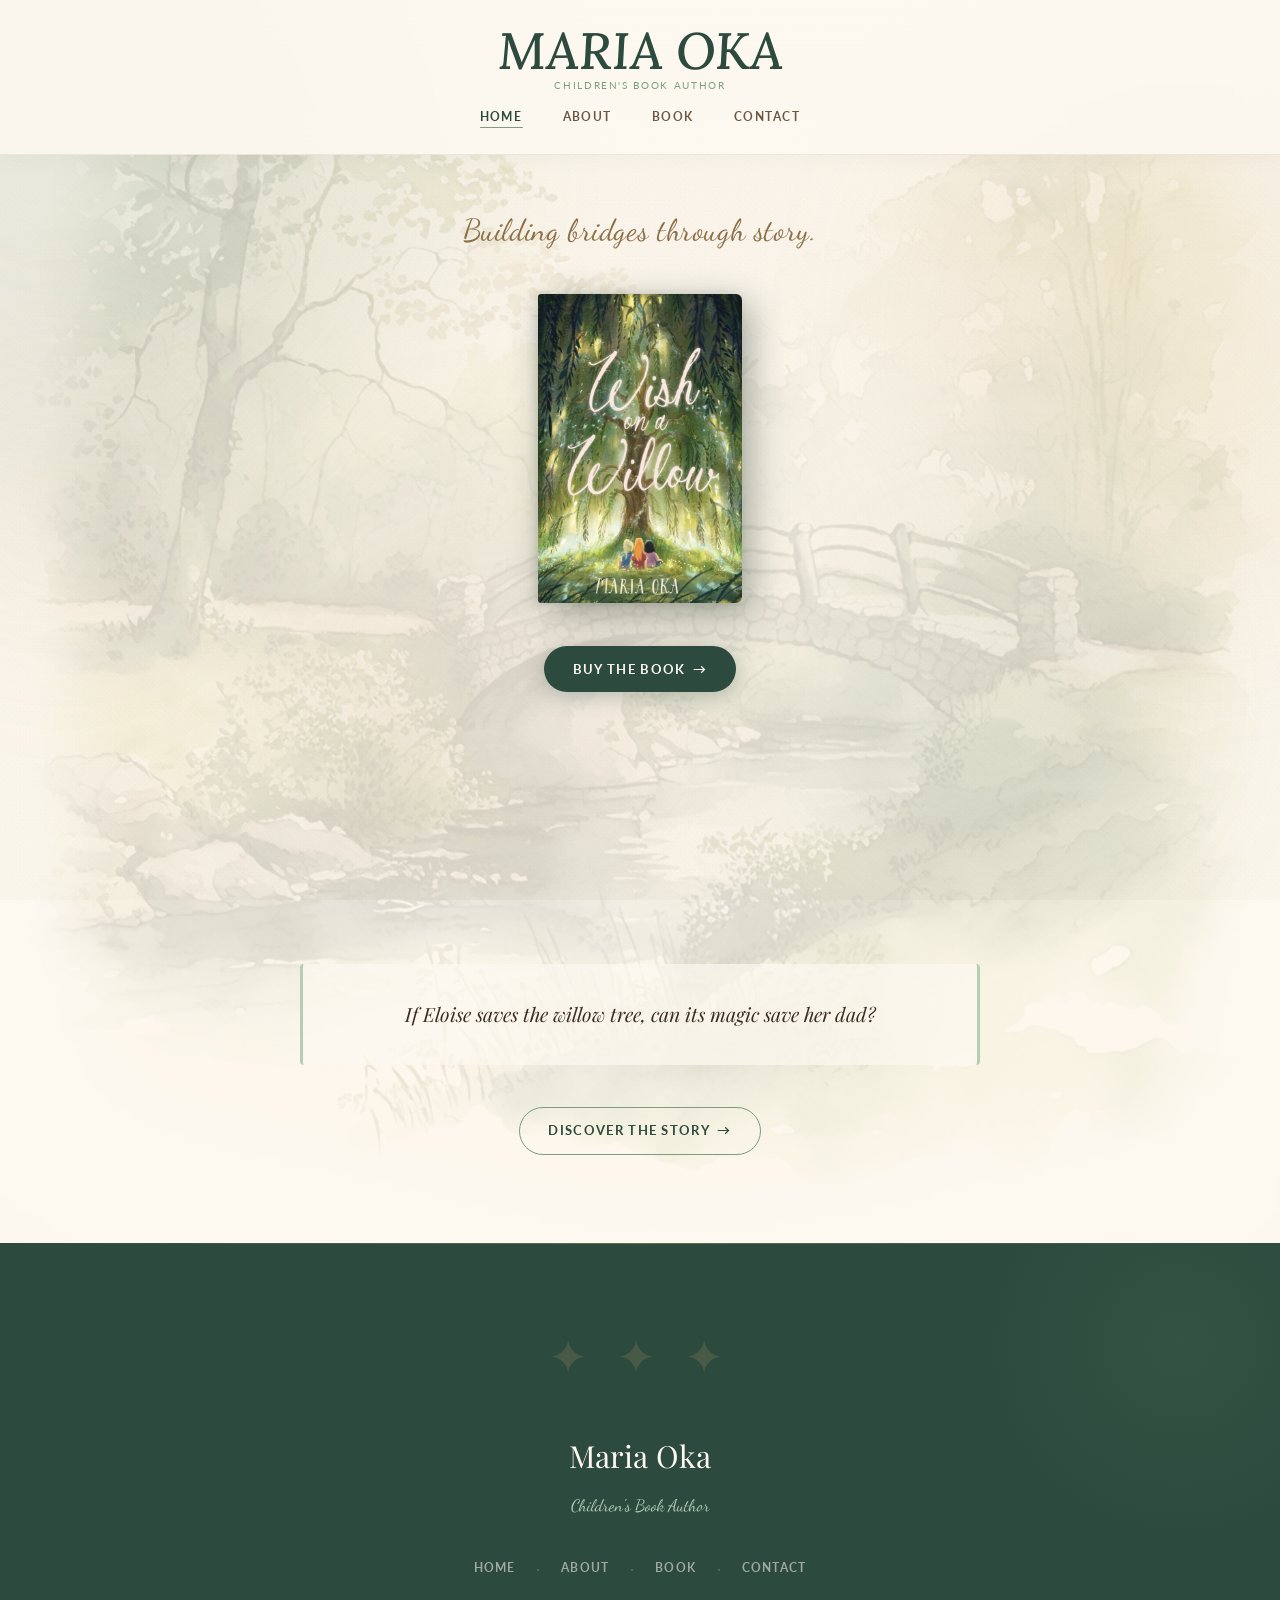
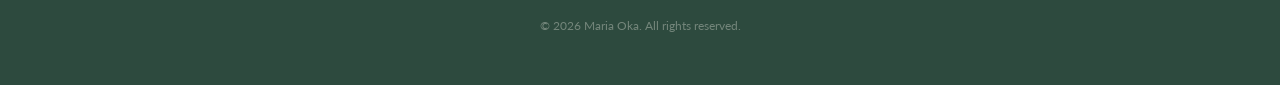
<file: index.html>
<!DOCTYPE html>
<html lang="en">
<head>
  <meta charset="UTF-8">
  <meta name="viewport" content="width=device-width, initial-scale=1.0">
  <!-- REPLACE: page title -->
  <title>Maria Oka — Author</title>
  <meta name="description" content="Official website of Maria Oka, author of young adult and middle grade fantasy.">

  <link rel="preconnect" href="https://fonts.googleapis.com">
  <link rel="preconnect" href="https://fonts.gstatic.com" crossorigin>
  <link href="https://fonts.googleapis.com/css2?family=Dancing+Script:wght@400;600;700&family=Lato:ital,wght@0,300;0,400;0,700;1,400&family=Lora:ital,wght@1,400;1,500;1,600&family=Playfair+Display:ital,wght@0,400;0,500;0,600;1,400;1,500&display=swap" rel="stylesheet">
  <link rel="stylesheet" href="css/style.css">
</head>
<body>

  <!-- ═══════════════════════════════════════════════
       WATERCOLOR BACKGROUND ELEMENTS
       ═══════════════════════════════════════════════ -->
  <div class="watercolor-bg" aria-hidden="true">
    <div class="blob blob-sage  blob-1"></div>
    <div class="blob blob-cream blob-2"></div>
    <div class="blob blob-brown blob-3"></div>
    <div class="blob blob-sage  blob-4"></div>
    <div class="blob blob-gold  blob-5"></div>
  </div>

  <!-- ═══════════════════════════════════════════════
       NAVIGATION
       ═══════════════════════════════════════════════ -->
  <nav class="nav" role="navigation" aria-label="Main navigation">
    <div class="nav-inner">
      <a href="index.html" class="nav-logo" aria-label="Maria Oka — Home">
        <span class="nav-logo-name">Maria Oka</span>
        <span class="nav-logo-subtitle">Children's Book Author</span>
      </a>

      <button class="hamburger" aria-label="Toggle navigation menu" aria-expanded="false" aria-controls="nav-menu">
        <span></span>
        <span></span>
        <span></span>
      </button>

      <ul class="nav-menu" id="nav-menu" role="list">
        <li><a href="index.html"   class="nav-link">Home</a></li>
        <li><a href="about.html"   class="nav-link">About</a></li>
        <li><a href="book.html"    class="nav-link">Book</a></li>
        <li><a href="contact.html" class="nav-link">Contact</a></li>
      </ul>
    </div>
  </nav>

  <main>

    <!-- ═══════════════════════════════════════════════
         HERO + TEASER (shared bridge background)
         ═══════════════════════════════════════════════ -->
    <div class="hero-bridge-wrap">

      <!-- Bridge: faded background spanning both sections -->
      <img src="other images/8.jpg" alt="" class="hero-bridge-bg" aria-hidden="true">

      <section class="hero" aria-label="Hero">
        <!-- Hero Content -->
        <div class="hero-content">
          <p class="hero-tagline">Building bridges through story.</p>

          <!-- Book Cover -->
          <div class="hero-book">
            <div class="book-cover-wrap">
              <img src="images/book-cover.jpg" alt="Wish on a Willow book cover" class="book-cover-real">
            </div>
          </div><!-- /hero-book -->

          <!-- CTA Button -->
          <a href="book.html" class="btn btn-primary">
            Buy the Book <span class="btn-arrow">→</span>
          </a>
        </div><!-- /hero-content -->
      </section><!-- /hero -->

      <!-- ═══════════════════════════════════════════════
           TEASER SECTION
           ═══════════════════════════════════════════════ -->
      <section class="teaser-section" aria-label="Book excerpt">
        <div class="container">
          <div class="teaser-content fade-in">
            <blockquote class="teaser-quote">
              If Eloise saves the willow tree, can its magic save her dad?
            </blockquote>
            <a href="book.html" class="btn btn-secondary">
              Discover the Story <span class="btn-arrow">→</span>
            </a>
          </div>
        </div>
      </section>

    </div><!-- /hero-bridge-wrap -->

  </main><!-- /main -->

  <!-- ═══════════════════════════════════════════════
       FOOTER
       ═══════════════════════════════════════════════ -->
  <footer class="footer">
    <div class="container">
      <div class="footer-inner">
        <!-- REPLACE: author name in footer -->
        <p class="footer-deco" aria-hidden="true">✦ ✦ ✦</p>
        <p class="footer-name">Maria Oka</p>
        <p class="footer-tagline">Children's Book Author</p>
        <nav class="footer-nav" aria-label="Footer navigation">
          <a href="index.html">Home</a>
          <span aria-hidden="true">·</span>
          <a href="about.html">About</a>
          <span aria-hidden="true">·</span>
          <a href="book.html">Book</a>
          <span aria-hidden="true">·</span>
          <a href="contact.html">Contact</a>
        </nav>
        <!-- REPLACE: copyright year and name -->
        <p class="footer-copy">&copy; 2026 Maria Oka. All rights reserved.</p>
      </div>
    </div>
  </footer>

  <script src="js/script.js"></script>
</body>
</html>
</file>
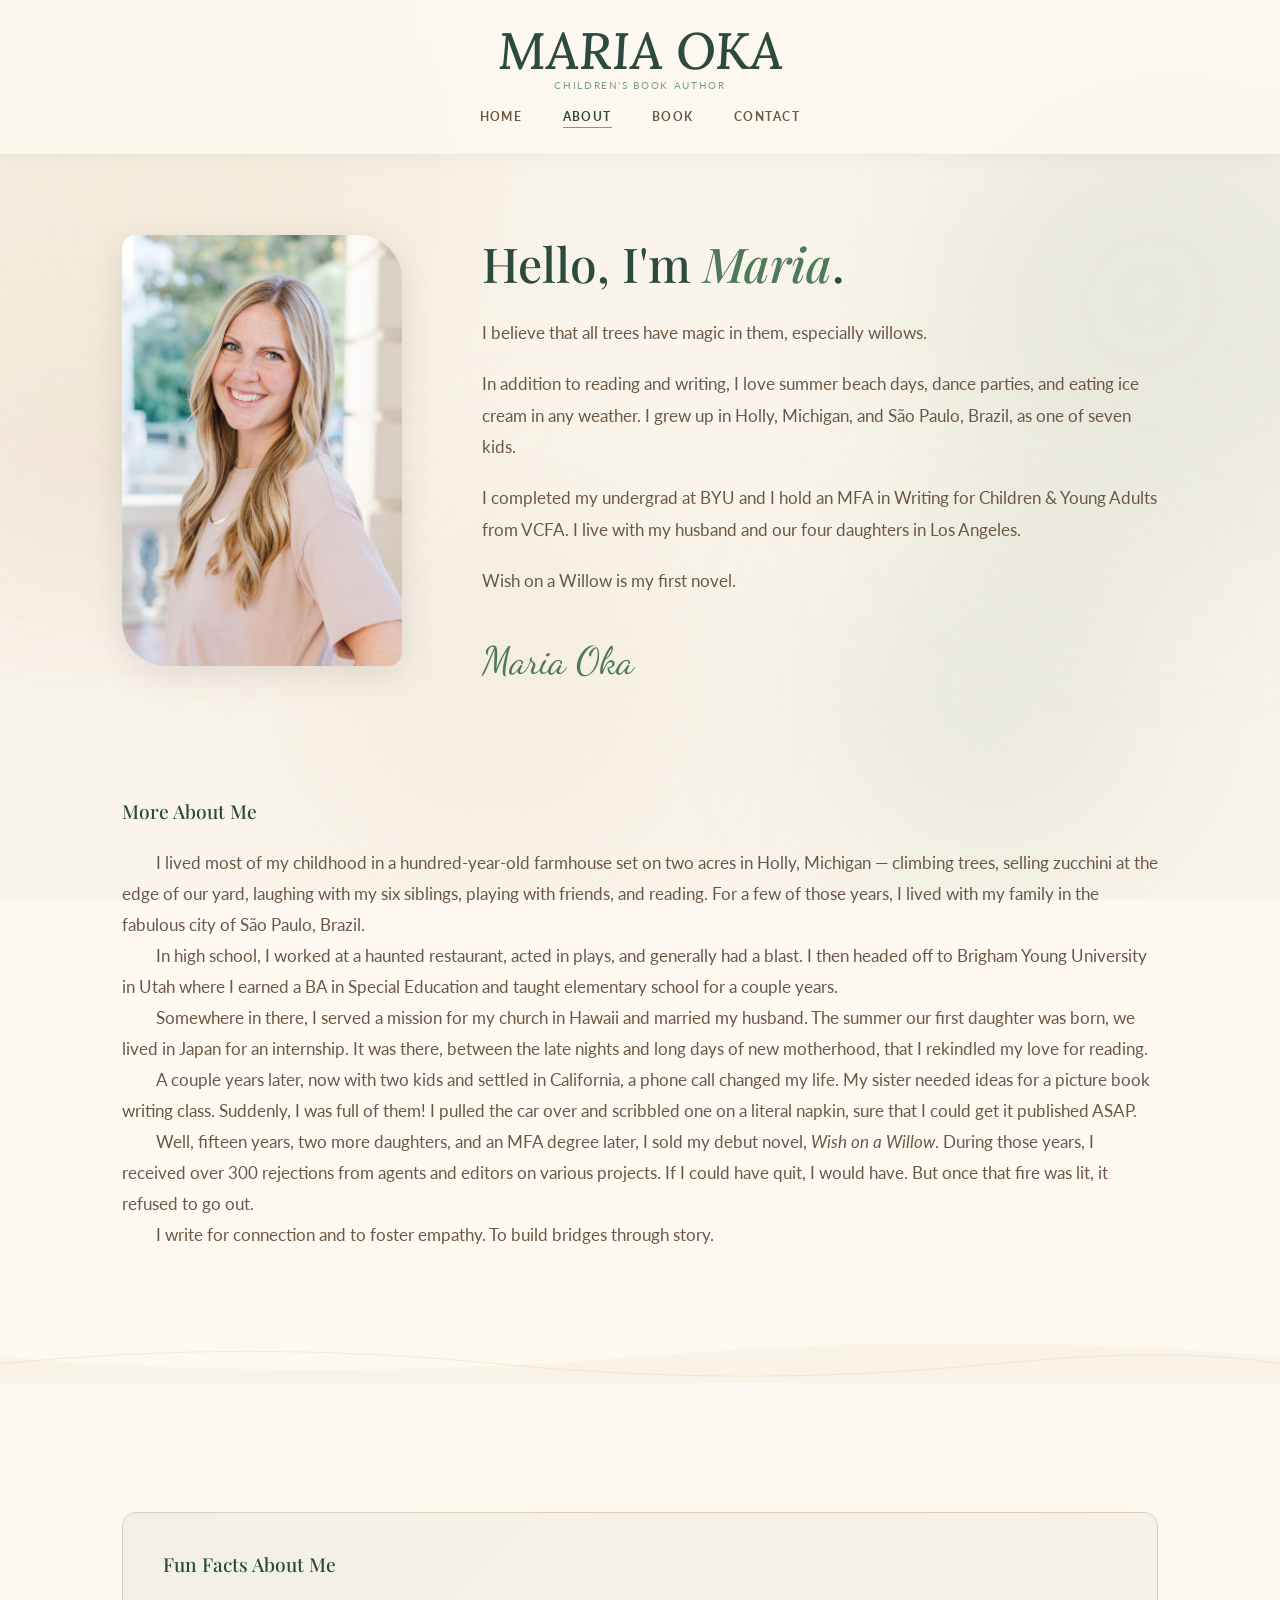
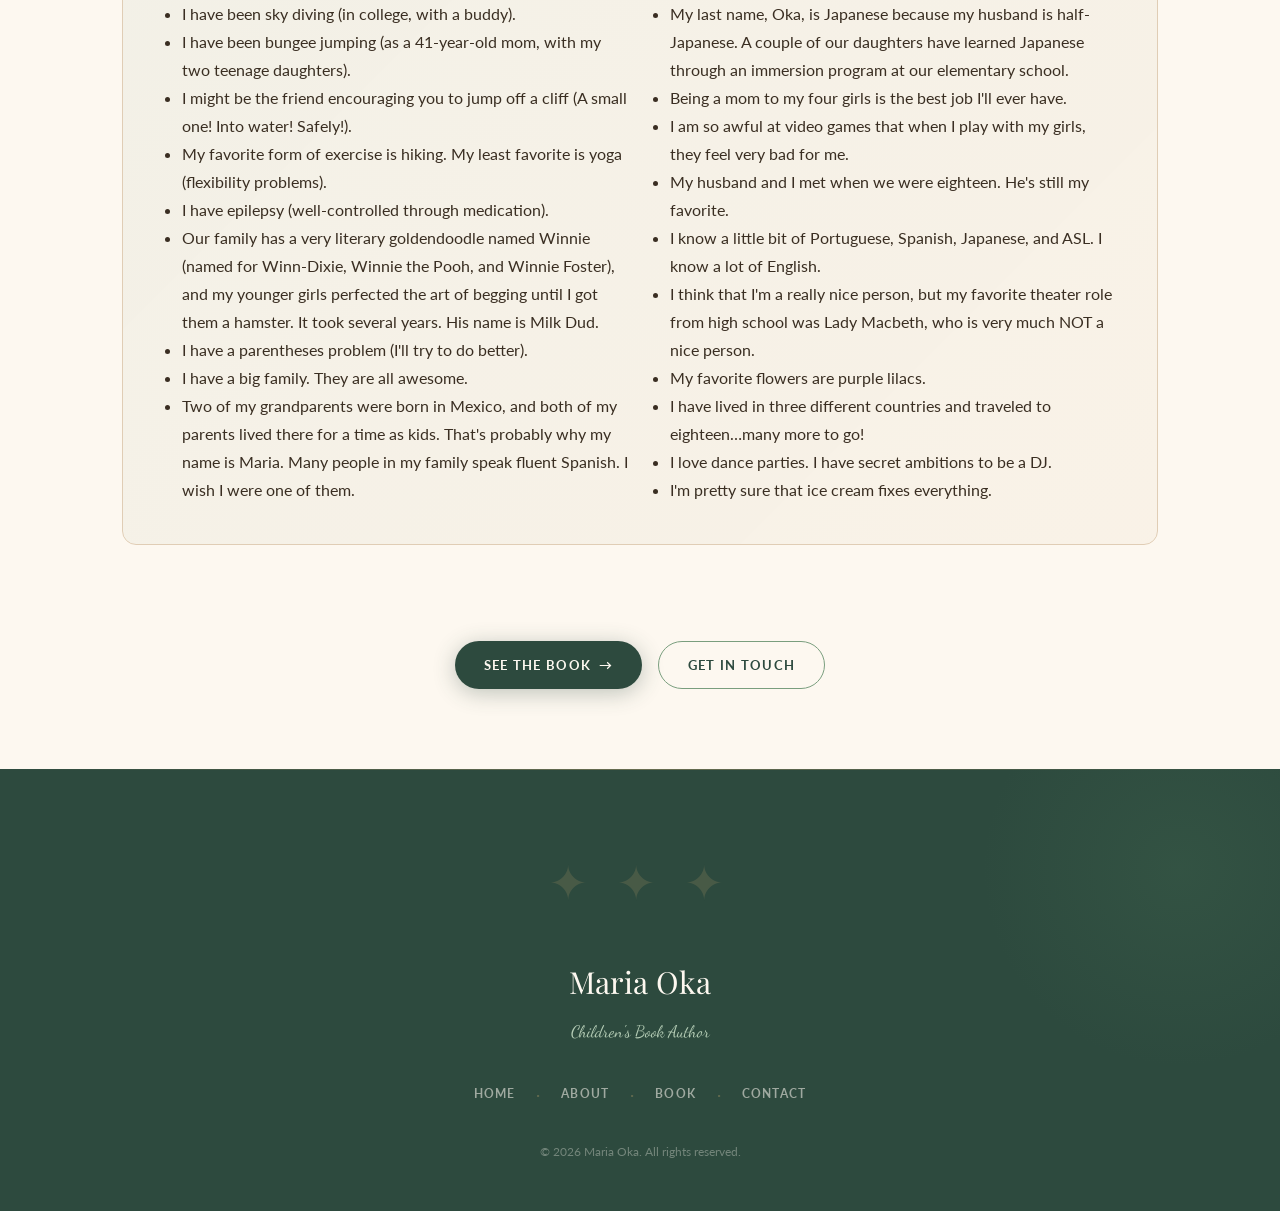
<file: about.html>
<!DOCTYPE html>
<html lang="en">
<head>
  <meta charset="UTF-8">
  <meta name="viewport" content="width=device-width, initial-scale=1.0">
  <!-- REPLACE: page title -->
  <title>About — Maria Oka</title>
  <meta name="description" content="Learn about Maria Oka, author of young adult and middle grade fantasy.">

  <link rel="preconnect" href="https://fonts.googleapis.com">
  <link rel="preconnect" href="https://fonts.gstatic.com" crossorigin>
  <link href="https://fonts.googleapis.com/css2?family=Dancing+Script:wght@400;600;700&family=Lato:ital,wght@0,300;0,400;0,700;1,400&family=Lora:ital,wght@1,400;1,500;1,600&family=Playfair+Display:ital,wght@0,400;0,500;0,600;1,400;1,500&display=swap" rel="stylesheet">
  <link rel="stylesheet" href="css/style.css">
</head>
<body>

  <!-- ═══════════════════════════════════════════════
       WATERCOLOR BACKGROUND ELEMENTS
       ═══════════════════════════════════════════════ -->
  <div class="watercolor-bg" aria-hidden="true">
    <div class="blob blob-cream blob-1"></div>
    <div class="blob blob-sage  blob-2"></div>
    <div class="blob blob-gold  blob-3"></div>
    <div class="blob blob-sage  blob-4"></div>
    <div class="blob blob-brown blob-5"></div>
  </div>

  <!-- ═══════════════════════════════════════════════
       NAVIGATION
       ═══════════════════════════════════════════════ -->
  <nav class="nav" role="navigation" aria-label="Main navigation">
    <div class="nav-inner">
      <a href="index.html" class="nav-logo" aria-label="Maria Oka — Home">
        <span class="nav-logo-name">Maria Oka</span>
        <span class="nav-logo-subtitle">Children's Book Author</span>
      </a>

      <button class="hamburger" aria-label="Toggle navigation menu" aria-expanded="false" aria-controls="nav-menu">
        <span></span>
        <span></span>
        <span></span>
      </button>

      <ul class="nav-menu" id="nav-menu" role="list">
        <li><a href="index.html"   class="nav-link">Home</a></li>
        <li><a href="about.html"   class="nav-link">About</a></li>
        <li><a href="book.html"    class="nav-link">Book</a></li>
        <li><a href="contact.html" class="nav-link">Contact</a></li>
      </ul>
    </div>
  </nav>

  <main>

    <!-- ═══════════════════════════════════════════════
         ABOUT SECTION
         ═══════════════════════════════════════════════ -->
    <section aria-label="Author biography">
      <div class="container">
        <div class="about-grid">

          <!-- ── Author Photo ──────────────────────── -->
          <div class="author-photo-sticky">
            <!-- REPLACE: author photo
                 Remove the .photo-frame div below and replace with:
                 <img src="images/author-photo.jpg" alt="Maria Oka smiling outdoors"
                      style="width:100%; border-radius:14px 44px 14px 44px; box-shadow:var(--shadow-md);">
            -->
            <img src="images/author-photo.jpeg" alt="Maria Oka" style="width:100%; height:auto; border-radius:14px 44px 14px 44px; box-shadow:var(--shadow-md);">

            <!-- Optional: social / newsletter links below photo -->
            <div style="margin-top: 1.5rem; text-align: center;">
              <!-- REPLACE: social links -->
              <!-- Example:
              <a href="https://instagram.com/..." class="btn btn-secondary" style="font-size:0.75rem; padding:0.6em 1.4em;">
                Follow on Instagram
              </a>
              -->
            </div>
          </div><!-- /author-photo-sticky -->

          <!-- ── Author Bio ────────────────────────── -->
          <div class="author-bio">

            <div class="fade-in">
              <h2>Hello, I'm <em style="font-style:italic; color:var(--sage-dark);">Maria</em>.</h2>
            </div>

            <div class="fade-in fade-in-delay-1">
              <p>I believe that all trees have magic in them, especially willows.</p>

              <p>In addition to reading and writing, I love summer beach days, dance parties, and eating ice cream in any weather. I grew up in Holly, Michigan, and São Paulo, Brazil, as one of seven kids.</p>

              <p>I completed my undergrad at BYU and I hold an MFA in Writing for Children &amp; Young Adults from VCFA. I live with my husband and our four daughters in Los Angeles.</p>

              <p>Wish on a Willow is my first novel.</p>
            </div>

            <!-- Signature -->
            <div class="fade-in fade-in-delay-2">
              <!-- REPLACE: author signature name -->
              <span class="bio-signature">Maria Oka</span>
            </div>

          </div><!-- /author-bio -->

        </div><!-- /about-grid -->
      </div><!-- /container -->
    </section>

    <!-- ═══════════════════════════════════════════════
         MORE ABOUT ME
         ═══════════════════════════════════════════════ -->
    <section aria-label="More about the author" style="padding-top: 0.5rem;">
      <div class="container">
        <div class="more-about fade-in">
          <h3>More About Me</h3>

          <div style="text-align: left;">
            <p>I lived most of my childhood in a hundred-year-old farmhouse set on two acres in Holly, Michigan — climbing trees, selling zucchini at the edge of our yard, laughing with my six siblings, playing with friends, and reading. For a few of those years, I lived with my family in the fabulous city of São Paulo, Brazil.</p>

            <p>In high school, I worked at a haunted restaurant, acted in plays, and generally had a blast. I then headed off to Brigham Young University in Utah where I earned a BA in Special Education and taught elementary school for a couple years.</p>

            <p>Somewhere in there, I served a mission for my church in Hawaii and married my husband. The summer our first daughter was born, we lived in Japan for an internship. It was there, between the late nights and long days of new motherhood, that I rekindled my love for reading.</p>

            <p>A couple years later, now with two kids and settled in California, a phone call changed my life. My sister needed ideas for a picture book writing class. Suddenly, I was full of them! I pulled the car over and scribbled one on a literal napkin, sure that I could get it published ASAP.</p>

            <p>Well, fifteen years, two more daughters, and an MFA degree later, I sold my debut novel, <em>Wish on a Willow</em>. During those years, I received over 300 rejections from agents and editors on various projects. If I could have quit, I would have. But once that fire was lit, it refused to go out.</p>

            <p>I write for connection and to foster empathy. To build bridges through story.</p>
          </div>

        </div><!-- /more-about -->
      </div>
    </section>

    <!-- ═══════════════════════════════════════════════
         WAVE DIVIDER
         ═══════════════════════════════════════════════ -->
    <div class="wave-divider" aria-hidden="true">
      <svg viewBox="0 0 1440 60" xmlns="http://www.w3.org/2000/svg" preserveAspectRatio="none">
        <path d="M0,30 Q360,60 720,30 Q1080,0 1440,30 L1440,60 L0,60 Z"
              fill="rgba(201,168,112,0.06)"/>
        <path d="M0,38 Q280,10 560,38 Q840,66 1120,38 Q1320,18 1440,38"
              fill="none" stroke="rgba(201,168,112,0.20)" stroke-width="1"/>
      </svg>
    </div>

    <!-- ═══════════════════════════════════════════════
         FUN FACTS STRIP
         ═══════════════════════════════════════════════ -->
    <section aria-label="Fun facts about the author">
      <div class="container">
        <div class="fun-facts fade-in">
          <h3>Fun Facts About Me</h3>

          <ul style="columns: 2; column-gap: 2.5rem; list-style: disc; padding-left: 1.2em; margin: 0;">
            <li>I have been sky diving (in college, with a buddy).</li>
            <li>I have been bungee jumping (as a 41-year-old mom, with my two teenage daughters).</li>
            <li>I might be the friend encouraging you to jump off a cliff (A small one! Into water! Safely!).</li>
            <li>My favorite form of exercise is hiking. My least favorite is yoga (flexibility problems).</li>
            <li>I have epilepsy (well-controlled through medication).</li>
            <li>Our family has a very literary goldendoodle named Winnie (named for Winn-Dixie, Winnie the Pooh, and Winnie Foster), and my younger girls perfected the art of begging until I got them a hamster. It took several years. His name is Milk Dud.</li>
            <li>I have a parentheses problem (I'll try to do better).</li>
            <li>I have a big family. They are all awesome.</li>
            <li>Two of my grandparents were born in Mexico, and both of my parents lived there for a time as kids. That's probably why my name is Maria. Many people in my family speak fluent Spanish. I wish I were one of them.</li>
            <li>My last name, Oka, is Japanese because my husband is half-Japanese. A couple of our daughters have learned Japanese through an immersion program at our elementary school.</li>
            <li>Being a mom to my four girls is the best job I'll ever have.</li>
            <li>I am so awful at video games that when I play with my girls, they feel very bad for me.</li>
            <li>My husband and I met when we were eighteen. He's still my favorite.</li>
            <li>I know a little bit of Portuguese, Spanish, Japanese, and ASL. I know a lot of English.</li>
            <li>I think that I'm a really nice person, but my favorite theater role from high school was Lady Macbeth, who is very much NOT a nice person.</li>
            <li>My favorite flowers are purple lilacs.</li>
            <li>I have lived in three different countries and traveled to eighteen…many more to go!</li>
            <li>I love dance parties. I have secret ambitions to be a DJ.</li>
            <li>I'm pretty sure that ice cream fixes everything.</li>
          </ul>
        </div><!-- /fun-facts -->
      </div>
    </section>

    <!-- CTA to contact / book page -->
    <section style="padding: 1rem 0 5rem; text-align: center;">
      <div class="container">
        <div class="fade-in" style="display: flex; gap: 1rem; justify-content: center; flex-wrap: wrap;">
          <a href="book.html"    class="btn btn-primary">See the Book <span class="btn-arrow">→</span></a>
          <a href="contact.html" class="btn btn-secondary">Get in Touch</a>
        </div>
      </div>
    </section>

  </main>

  <!-- ═══════════════════════════════════════════════
       FOOTER
       ═══════════════════════════════════════════════ -->
  <footer class="footer">
    <div class="container">
      <div class="footer-inner">
        <!-- REPLACE: author name -->
        <p class="footer-deco" aria-hidden="true">✦ ✦ ✦</p>
        <p class="footer-name">Maria Oka</p>
        <p class="footer-tagline">Children's Book Author</p>
        <nav class="footer-nav" aria-label="Footer navigation">
          <a href="index.html">Home</a>
          <span aria-hidden="true">·</span>
          <a href="about.html">About</a>
          <span aria-hidden="true">·</span>
          <a href="book.html">Book</a>
          <span aria-hidden="true">·</span>
          <a href="contact.html">Contact</a>
        </nav>
        <!-- REPLACE: copyright year and name -->
        <p class="footer-copy">&copy; 2026 Maria Oka. All rights reserved.</p>
      </div>
    </div>
  </footer>

  <script src="js/script.js"></script>
</body>
</html>
</file>
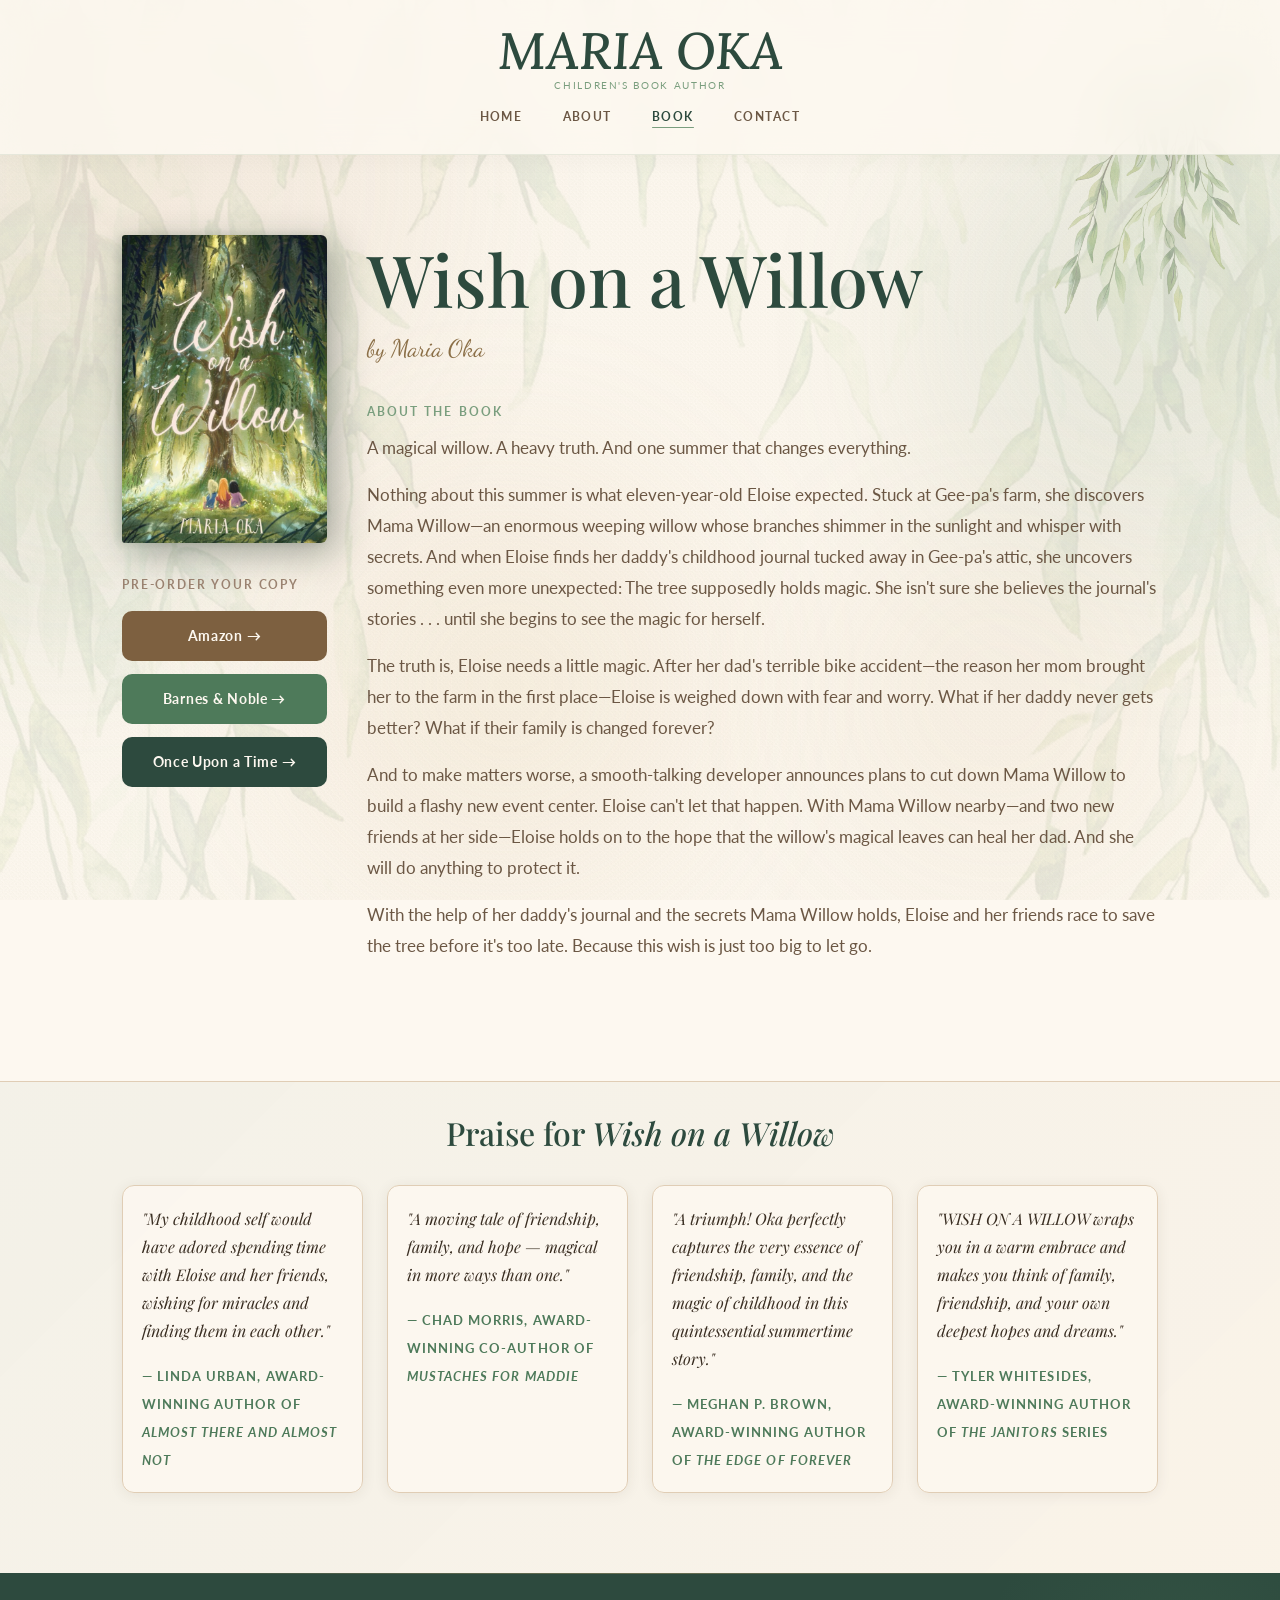
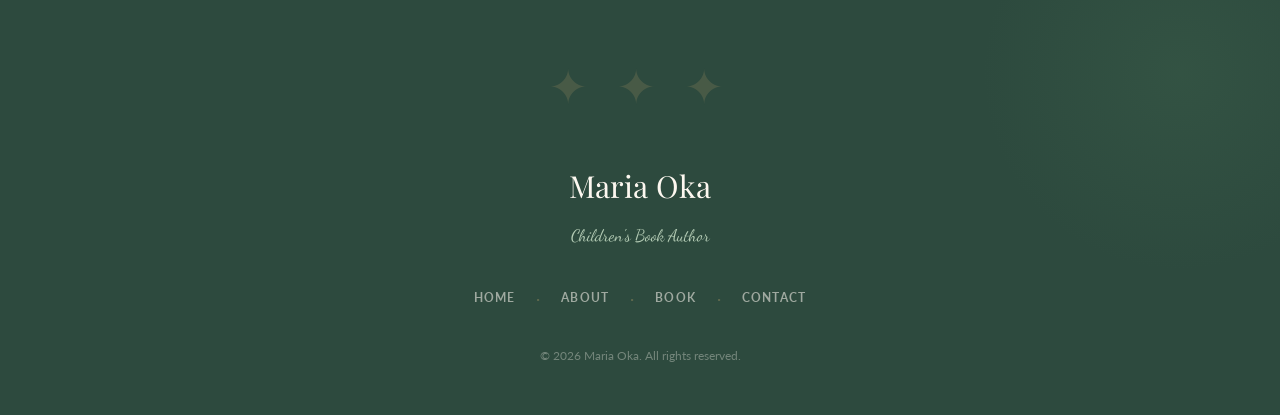
<file: book.html>
<!DOCTYPE html>
<html lang="en">
<head>
  <meta charset="UTF-8">
  <meta name="viewport" content="width=device-width, initial-scale=1.0">
  <!-- REPLACE: page title with your book title -->
  <title>Wish on a Willow — Maria Oka</title>
  <meta name="description" content="Wish on a Willow by Maria Oka — a middle grade fantasy adventure.">

  <link rel="preconnect" href="https://fonts.googleapis.com">
  <link rel="preconnect" href="https://fonts.gstatic.com" crossorigin>
  <link href="https://fonts.googleapis.com/css2?family=Dancing+Script:wght@400;600;700&family=Lato:ital,wght@0,300;0,400;0,700;1,400&family=Lora:ital,wght@1,400;1,500;1,600&family=Playfair+Display:ital,wght@0,400;0,500;0,600;1,400;1,500&display=swap" rel="stylesheet">
  <link rel="stylesheet" href="css/style.css">
</head>
<body>

  <!-- Faded willow branch background -->
  <img src="other images/Weeping Willow 19.png" alt="" class="page-willow-bg" aria-hidden="true">
  <img src="other images/Weeping Willow 20.png" alt="" class="page-willow-corner-right" aria-hidden="true">

  <!-- ═══════════════════════════════════════════════
       WATERCOLOR BACKGROUND ELEMENTS
       ═══════════════════════════════════════════════ -->
  <div class="watercolor-bg" aria-hidden="true">
    <div class="blob blob-brown blob-1"></div>
    <div class="blob blob-sage  blob-2"></div>
    <div class="blob blob-cream blob-3"></div>
    <div class="blob blob-gold  blob-4"></div>
    <div class="blob blob-sage  blob-5"></div>
  </div>

  <!-- ═══════════════════════════════════════════════
       NAVIGATION
       ═══════════════════════════════════════════════ -->
  <nav class="nav" role="navigation" aria-label="Main navigation">
    <div class="nav-inner">
      <a href="index.html" class="nav-logo" aria-label="Maria Oka — Home">
        <span class="nav-logo-name">Maria Oka</span>
        <span class="nav-logo-subtitle">Children's Book Author</span>
      </a>

      <button class="hamburger" aria-label="Toggle navigation menu" aria-expanded="false" aria-controls="nav-menu">
        <span></span>
        <span></span>
        <span></span>
      </button>

      <ul class="nav-menu" id="nav-menu" role="list">
        <li><a href="index.html"   class="nav-link">Home</a></li>
        <li><a href="about.html"   class="nav-link">About</a></li>
        <li><a href="book.html"    class="nav-link">Book</a></li>
        <li><a href="contact.html" class="nav-link">Contact</a></li>
      </ul>
    </div>
  </nav>

  <main>


    <!-- ═══════════════════════════════════════════════
         BOOK SHOWCASE
         ═══════════════════════════════════════════════ -->
    <section aria-label="Book details">
      <div class="container">
        <div class="book-showcase">

          <!-- ── Book Cover ─────────────────────────── -->
          <div class="book-cover-large fade-in">
            <img src="images/book-cover.jpg" alt="Wish on a Willow book cover" class="book-cover-real">

            <!-- Buy buttons -->
            <div class="buy-section">
              <span class="buy-section-label">Pre-Order Your Copy</span>
              <div class="buy-grid">
                <a href="https://www.amazon.com/Wish-Willow-Maria-Oka/dp/1639935819/ref=sr_1_1?dib=eyJ2IjoiMSJ9.L-Bdghr9TI1aIXUnDLCBk53hXXmBM4R9KfDSbjyEK2fGjHj071QN20LucGBJIEps.2NIOTz3ZcrjxoP4jHE_XwSH6T6ol6QV6R5AJR9jy5jU&dib_tag=se&qid=1777439772&refinements=p_27%3AMaria+Oka&s=books&sbo=RZvfv%2F%2FHxDF%2BO5021pAnSA%3D%3D&sr=1-1&text=Maria+Oka" class="buy-btn buy-btn-amazon" aria-label="Buy on Amazon">Amazon →</a>
                <a href="https://www.barnesandnoble.com/w/wish-on-a-willow-maria-oka/1149276005" class="buy-btn buy-btn-bn" aria-label="Buy on Barnes &amp; Noble">Barnes &amp; Noble →</a>
<a href="https://shoponceuponatime.com/book/9781639935819" class="buy-btn buy-btn-store" aria-label="Buy from Once Upon a Time">Once Upon a Time →</a>
              </div><!-- /buy-grid -->
            </div><!-- /buy-section -->

          </div><!-- /book-cover-large -->

          <!-- ── Book Info ──────────────────────────── -->
          <div class="book-info fade-in fade-in-delay-1">

            <!-- REPLACE: book title -->
            <h1>Wish on a Willow</h1>

            <!-- REPLACE: author name -->
            <span class="book-author-line">by Maria Oka</span>

            <!-- Synopsis -->
            <div class="book-synopsis">
              <span class="section-label">About the Book</span>

              <p>A magical willow. A heavy truth. And one summer that changes everything.</p>
              <p>Nothing about this summer is what eleven-year-old Eloise expected. Stuck at Gee-pa's farm, she discovers Mama Willow—an enormous weeping willow whose branches shimmer in the sunlight and whisper with secrets. And when Eloise finds her daddy's childhood journal tucked away in Gee-pa's attic, she uncovers something even more unexpected: The tree supposedly holds magic. She isn't sure she believes the journal's stories . . . until she begins to see the magic for herself.</p>
              <p>The truth is, Eloise needs a little magic. After her dad's terrible bike accident—the reason her mom brought her to the farm in the first place—Eloise is weighed down with fear and worry. What if her daddy never gets better? What if their family is changed forever?</p>
              <p>And to make matters worse, a smooth-talking developer announces plans to cut down Mama Willow to build a flashy new event center. Eloise can't let that happen. With Mama Willow nearby—and two new friends at her side—Eloise holds on to the hope that the willow's magical leaves can heal her dad. And she will do anything to protect it.</p>
              <p>With the help of her daddy's journal and the secrets Mama Willow holds, Eloise and her friends race to save the tree before it's too late. Because this wish is just too big to let go.</p>
            </div><!-- /book-synopsis -->

          </div><!-- /book-info -->

        </div><!-- /book-showcase -->
      </div><!-- /container -->
    </section>

    <!-- ═══════════════════════════════════════════════
         PRAISE SECTION
         ═══════════════════════════════════════════════ -->
    <section class="book-praise" aria-label="Praise and endorsements">
      <div class="container">

        <div style="text-align:center; margin-bottom: 1rem;">
          <h2 style="font-size:clamp(1.4rem,3vw,2rem);">Praise for <em>Wish on a Willow</em></h2>
        </div>

        <div class="praise-grid">

          <div class="praise-card fade-in">
            <blockquote>
              "My childhood self would have adored spending time with Eloise and her friends, wishing for miracles and finding them in each other."
            </blockquote>
            <cite>— Linda Urban, award-winning author of <em>Almost There and Almost Not</em></cite>
          </div>

          <div class="praise-card fade-in fade-in-delay-1">
            <blockquote>
              "A moving tale of friendship, family, and hope — magical in more ways than one."
            </blockquote>
            <cite>— Chad Morris, award-winning co-author of <em>Mustaches for Maddie</em></cite>
          </div>

          <div class="praise-card fade-in fade-in-delay-2">
            <blockquote>
              "A triumph! Oka perfectly captures the very essence of friendship, family, and the magic of childhood in this quintessential summertime story."
            </blockquote>
            <cite>— Meghan P. Brown, award-winning author of <em>The Edge of Forever</em></cite>
          </div>

          <div class="praise-card fade-in fade-in-delay-2">
            <blockquote>
              "WISH ON A WILLOW wraps you in a warm embrace and makes you think of family, friendship, and your own deepest hopes and dreams."
            </blockquote>
            <cite>— Tyler Whitesides, award-winning author of <em>The Janitors</em> series</cite>
          </div>

        </div><!-- /praise-grid -->
      </div>
    </section>

  </main>

  <!-- ═══════════════════════════════════════════════
       FOOTER
       ═══════════════════════════════════════════════ -->
  <footer class="footer">
    <div class="container">
      <div class="footer-inner">
        <!-- REPLACE: author name -->
        <p class="footer-deco" aria-hidden="true">✦ ✦ ✦</p>
        <p class="footer-name">Maria Oka</p>
        <p class="footer-tagline">Children's Book Author</p>
        <nav class="footer-nav" aria-label="Footer navigation">
          <a href="index.html">Home</a>
          <span aria-hidden="true">·</span>
          <a href="about.html">About</a>
          <span aria-hidden="true">·</span>
          <a href="book.html">Book</a>
          <span aria-hidden="true">·</span>
          <a href="contact.html">Contact</a>
        </nav>
        <!-- REPLACE: copyright year and name -->
        <p class="footer-copy">&copy; 2026 Maria Oka. All rights reserved.</p>
      </div>
    </div>
  </footer>

  <script src="js/script.js"></script>
</body>
</html>
</file>
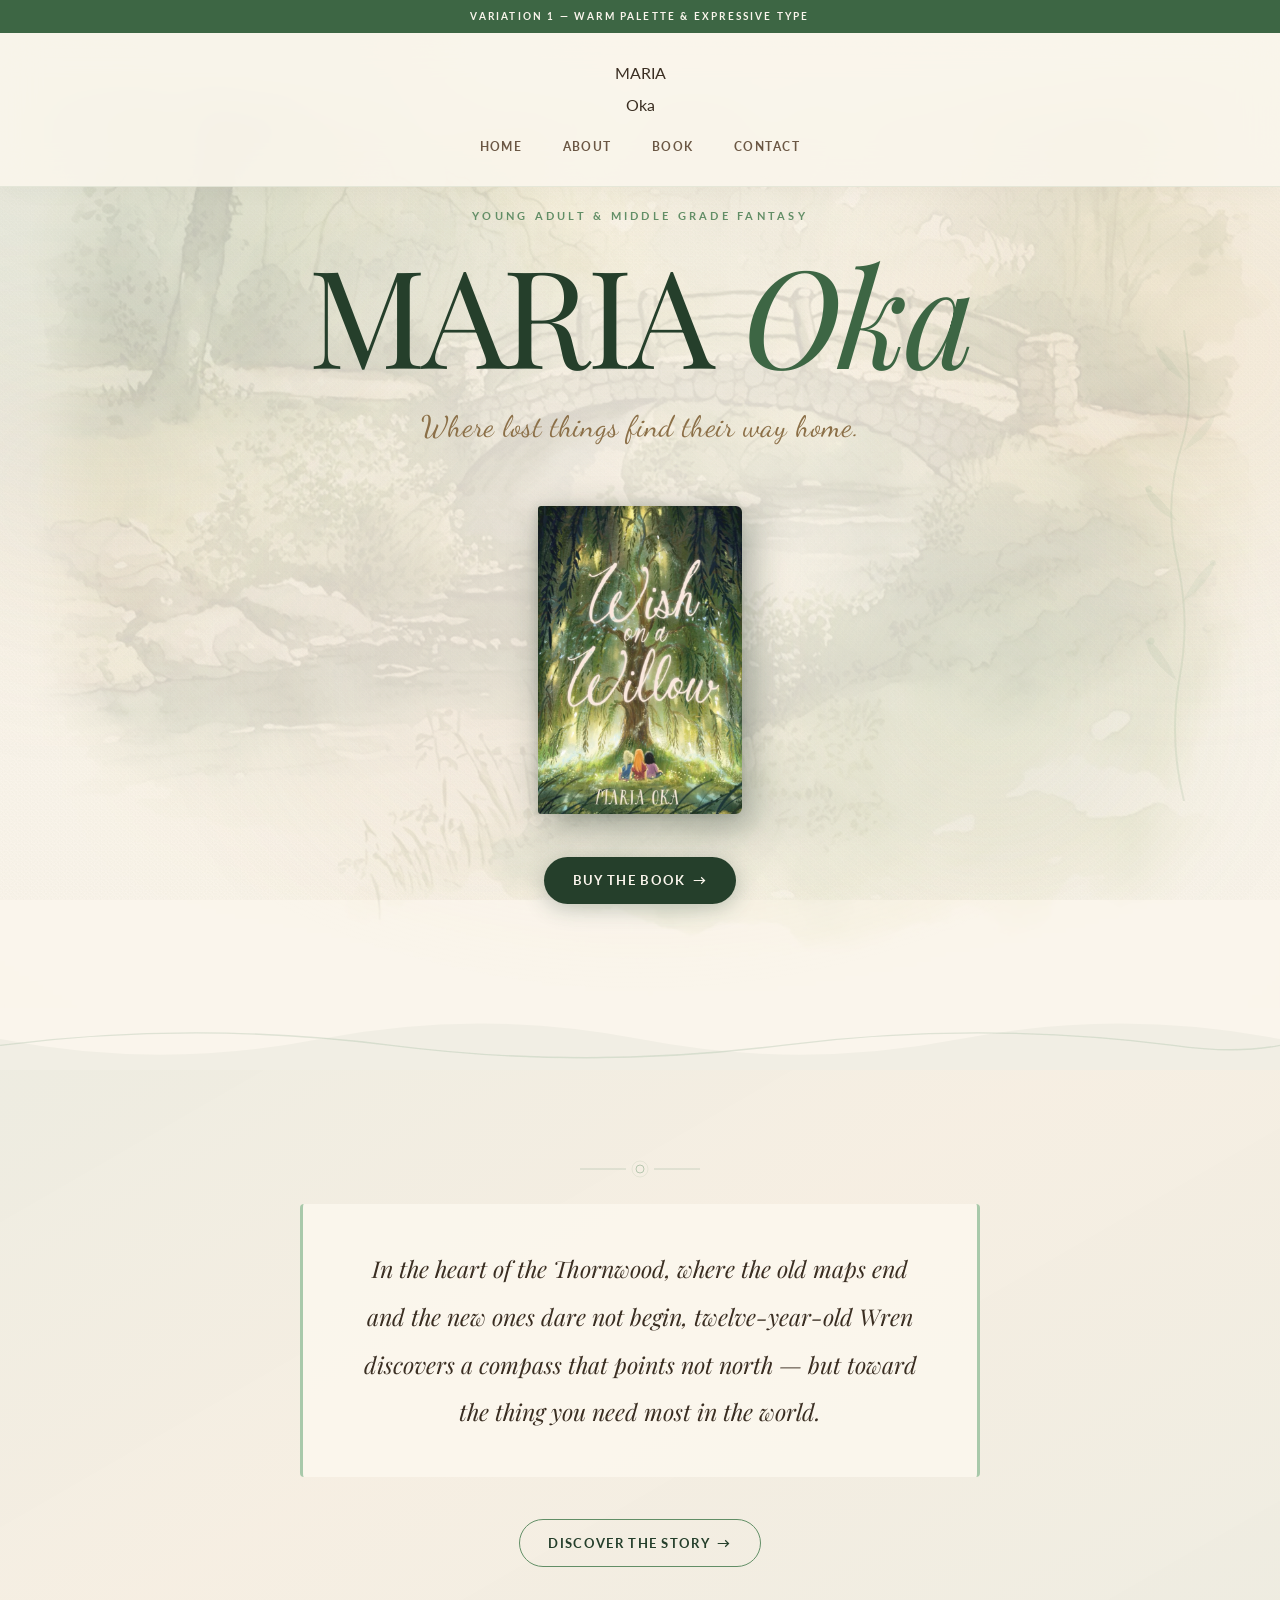
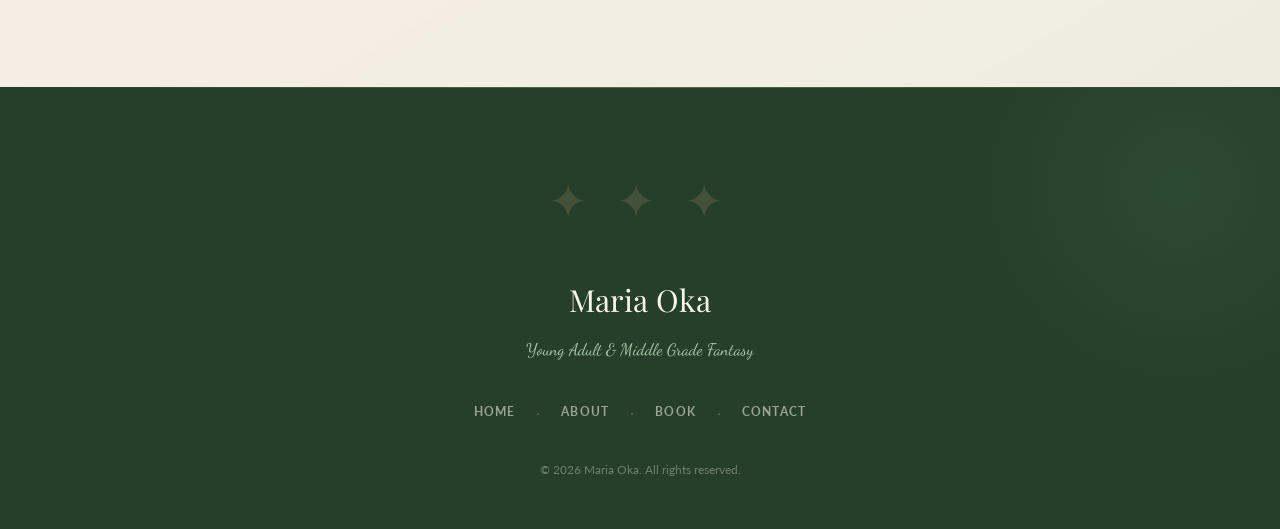
<file: variation-1.html>
<!--
VARIATION 1: Warm Ivory Palette + Expressive Typography
Changes applied:
  - Palette shifted to warm ivory (#faf5ec) + deeper sage accent (#3d6644)
  - Hero title dramatically enlarged: clamp(4rem, 11vw, 8.5rem)
  - Hero tagline enlarged for visual weight
  - Teaser quote larger and more spacious (padding, font-size, line-height)
  - Section vertical padding increased to 6.5rem for generous whitespace
  - .section-label letter-spacing increased, color deepened
  - Nav background tinted to match new ivory
  - All other elements kept close to Option 5 original
-->
<!DOCTYPE html>
<html lang="en">
<head>
  <meta charset="UTF-8">
  <meta name="viewport" content="width=device-width, initial-scale=1.0">
  <title>Maria Oka — Author</title>
  <meta name="description" content="Official website of Maria Oka, author of young adult and middle grade fantasy.">
  <link rel="preconnect" href="https://fonts.googleapis.com">
  <link rel="preconnect" href="https://fonts.gstatic.com" crossorigin>
  <link href="https://fonts.googleapis.com/css2?family=Dancing+Script:wght@400;600;700&family=Lato:ital,wght@0,300;0,400;0,700;1,400&family=Playfair+Display:ital,wght@0,400;0,500;0,600;1,400;1,500&display=swap" rel="stylesheet">
  <link rel="stylesheet" href="css/style.css">
  <style>
    /* ── Identification Banner ───────────────────── */
    .var-banner {
      position: fixed;
      top: 0; left: 0; right: 0;
      z-index: 9999;
      background: #3d6644;
      color: #faf5ec;
      font-family: 'Lato', sans-serif;
      font-size: 0.62rem;
      font-weight: 700;
      letter-spacing: 0.22em;
      text-transform: uppercase;
      text-align: center;
      padding: 8px 1rem;
      pointer-events: none;
    }
    .nav { top: 32px !important; }
    main { padding-top: calc(70px + 32px) !important; }

    /* ── Palette: Warm Ivory + Deeper Sage ────────── */
    :root {
      --cream:      #faf5ec;
      --cream-mid:  #f0e6d3;
      --cream-dark: #d8c4a8;
      --sage:       #628e66;
      --sage-light: #a8c9aa;
      --sage-pale:  #d4e8d5;
      --sage-dark:  #3d6644;
      --forest:     #253f2b;
      --forest-dark:#162518;
    }
    body { background-color: var(--cream); }
    .nav { background: rgba(250,245,236,0.90) !important; }
    .teaser-section {
      background: linear-gradient(
        150deg,
        rgba(98,142,102,0.08) 0%,
        rgba(198,162,104,0.07) 45%,
        rgba(98,142,102,0.08) 100%
      );
    }

    /* ── Typography: Large, expressive ───────────── */
    .hero-title {
      font-size: clamp(4rem, 11vw, 8.5rem) !important;
      line-height: 0.90 !important;
      letter-spacing: -0.025em !important;
      margin-bottom: 1.6rem !important;
    }
    .hero-eyebrow {
      font-size: 0.68rem !important;
      letter-spacing: 0.30em !important;
      margin-bottom: 1.6rem !important;
    }
    .hero-tagline {
      font-size: clamp(1.2rem, 2.8vw, 1.85rem) !important;
      margin-bottom: 3.2rem !important;
    }

    /* ── Teaser: bigger, more impactful ──────────── */
    .teaser-quote {
      font-size: clamp(1.15rem, 2.4vw, 1.45rem) !important;
      line-height: 2.05 !important;
      padding: 2.6rem 3rem !important;
    }

    /* ── Whitespace: generous section padding ─────── */
    section { padding: 6.5rem 0 !important; }
    .teaser-section { padding: 5.5rem 0 7.5rem !important; }

    /* ── Section label: more prominent ──────────── */
    .section-label {
      font-size: 0.7rem !important;
      letter-spacing: 0.26em !important;
      color: var(--sage-dark) !important;
    }

    /* ── Buttons: use deeper sage ─────────────────── */
    .btn-primary { background: var(--forest) !important; }
    .btn-primary:hover { background: var(--sage-dark) !important; }
    .btn-secondary { border-color: var(--sage) !important; }
  </style>
</head>
<body>

  <div class="var-banner">Variation 1 — Warm Palette &amp; Expressive Type</div>

  <div class="watercolor-bg" aria-hidden="true">
    <div class="blob blob-sage  blob-1"></div>
    <div class="blob blob-cream blob-2"></div>
    <div class="blob blob-brown blob-3"></div>
    <div class="blob blob-sage  blob-4"></div>
    <div class="blob blob-gold  blob-5"></div>
  </div>

  <nav class="nav" role="navigation" aria-label="Main navigation">
    <div class="nav-inner">
      <a href="index.html" class="nav-logo" aria-label="Maria Oka — Home">
        <span class="logo-accent">MARIA</span> Oka
      </a>
      <button class="hamburger" aria-label="Toggle navigation menu" aria-expanded="false" aria-controls="nav-menu">
        <span></span><span></span><span></span>
      </button>
      <ul class="nav-menu" id="nav-menu" role="list">
        <li><a href="index.html"   class="nav-link">Home</a></li>
        <li><a href="about.html"   class="nav-link">About</a></li>
        <li><a href="book.html"    class="nav-link">Book</a></li>
        <li><a href="contact.html" class="nav-link">Contact</a></li>
      </ul>
    </div>
  </nav>

  <main>

    <section class="hero" aria-label="Hero">
      <img src="other images/8.jpg" alt="" class="hero-bridge-bg" aria-hidden="true">
      <div class="hero-vine" aria-hidden="true">
        <svg viewBox="0 0 90 500" xmlns="http://www.w3.org/2000/svg" width="90" height="500" fill="none">
          <path d="M45,500 Q30,440 40,380 Q52,320 38,260 Q24,200 44,140 Q56,100 45,30"
                stroke="rgba(122,158,126,0.32)" stroke-width="2" stroke-linecap="round"/>
          <path d="M38,380 Q10,360 6,338 Q22,344 38,380" fill="rgba(122,158,126,0.22)"/>
          <path d="M44,300 Q72,282 76,260 Q60,268 44,300"  fill="rgba(122,158,126,0.18)"/>
          <path d="M38,220 Q10,208 6,186 Q22,195 38,220"   fill="rgba(122,158,126,0.22)"/>
          <path d="M44,150 Q72,135 76,114 Q60,124 44,150"  fill="rgba(122,158,126,0.18)"/>
          <path d="M46,80  Q20,66  16,44  Q32,55  46,80"   fill="rgba(122,158,126,0.20)"/>
          <circle cx="12" cy="340" r="3.5" fill="rgba(122,158,126,0.25)"/>
          <circle cx="74" cy="262" r="3"   fill="rgba(122,158,126,0.20)"/>
          <circle cx="10" cy="188" r="3.5" fill="rgba(122,158,126,0.25)"/>
        </svg>
      </div>
      <div class="hero-content">
        <p class="hero-eyebrow">Young Adult &amp; Middle Grade Fantasy</p>
        <h1 class="hero-title">MARIA <em>Oka</em></h1>
        <p class="hero-tagline">Where lost things find their way home.</p>
        <div class="hero-book">
          <div class="book-cover-wrap">
            <img src="images/book-cover.jpg" alt="Wish on a Willow book cover" class="book-cover-real">
          </div>
        </div>
        <a href="book.html" class="btn btn-primary">
          Buy the Book <span class="btn-arrow">→</span>
        </a>
      </div>
    </section>

    <div class="wave-divider" aria-hidden="true">
      <svg viewBox="0 0 1440 70" xmlns="http://www.w3.org/2000/svg" preserveAspectRatio="none">
        <path d="M0,35 Q180,70 360,35 Q540,0 720,35 Q900,70 1080,35 Q1260,0 1440,35 L1440,70 L0,70 Z"
              fill="rgba(122,158,126,0.07)"/>
        <path d="M0,42 Q220,14 440,42 Q660,70 880,42 Q1100,14 1320,42 Q1390,52 1440,42"
              fill="none" stroke="rgba(122,158,126,0.22)" stroke-width="1.5"/>
      </svg>
    </div>

    <section class="teaser-section" aria-label="Book excerpt">
      <div class="container">
        <div class="teaser-content fade-in">
          <div class="section-ornament" aria-hidden="true">
            <svg viewBox="0 0 120 22" xmlns="http://www.w3.org/2000/svg" width="120" height="22">
              <line x1="0" y1="11" x2="46" y2="11" stroke="rgba(122,158,126,0.35)" stroke-width="1"/>
              <circle cx="60" cy="11" r="4" fill="none" stroke="rgba(122,158,126,0.5)" stroke-width="1"/>
              <circle cx="60" cy="11" r="8" fill="none" stroke="rgba(122,158,126,0.22)" stroke-width="0.6"/>
              <line x1="74" y1="11" x2="120" y2="11" stroke="rgba(122,158,126,0.35)" stroke-width="1"/>
            </svg>
          </div>
          <blockquote class="teaser-quote">
            In the heart of the Thornwood, where the old maps end and the new ones dare not begin,
            twelve-year-old Wren discovers a compass that points not north — but toward the thing
            you need most in the world.
          </blockquote>
          <a href="book.html" class="btn btn-secondary">
            Discover the Story <span class="btn-arrow">→</span>
          </a>
        </div>
      </div>
    </section>

  </main>

  <footer class="footer">
    <div class="container">
      <div class="footer-inner">
        <p class="footer-deco" aria-hidden="true">✦ ✦ ✦</p>
        <p class="footer-name">Maria Oka</p>
        <p class="footer-tagline">Young Adult &amp; Middle Grade Fantasy</p>
        <nav class="footer-nav" aria-label="Footer navigation">
          <a href="index.html">Home</a>
          <span aria-hidden="true">·</span>
          <a href="about.html">About</a>
          <span aria-hidden="true">·</span>
          <a href="book.html">Book</a>
          <span aria-hidden="true">·</span>
          <a href="contact.html">Contact</a>
        </nav>
        <p class="footer-copy">&copy; 2026 Maria Oka. All rights reserved.</p>
      </div>
    </div>
  </footer>

  <script src="js/script.js"></script>
</body>
</html>
</file>
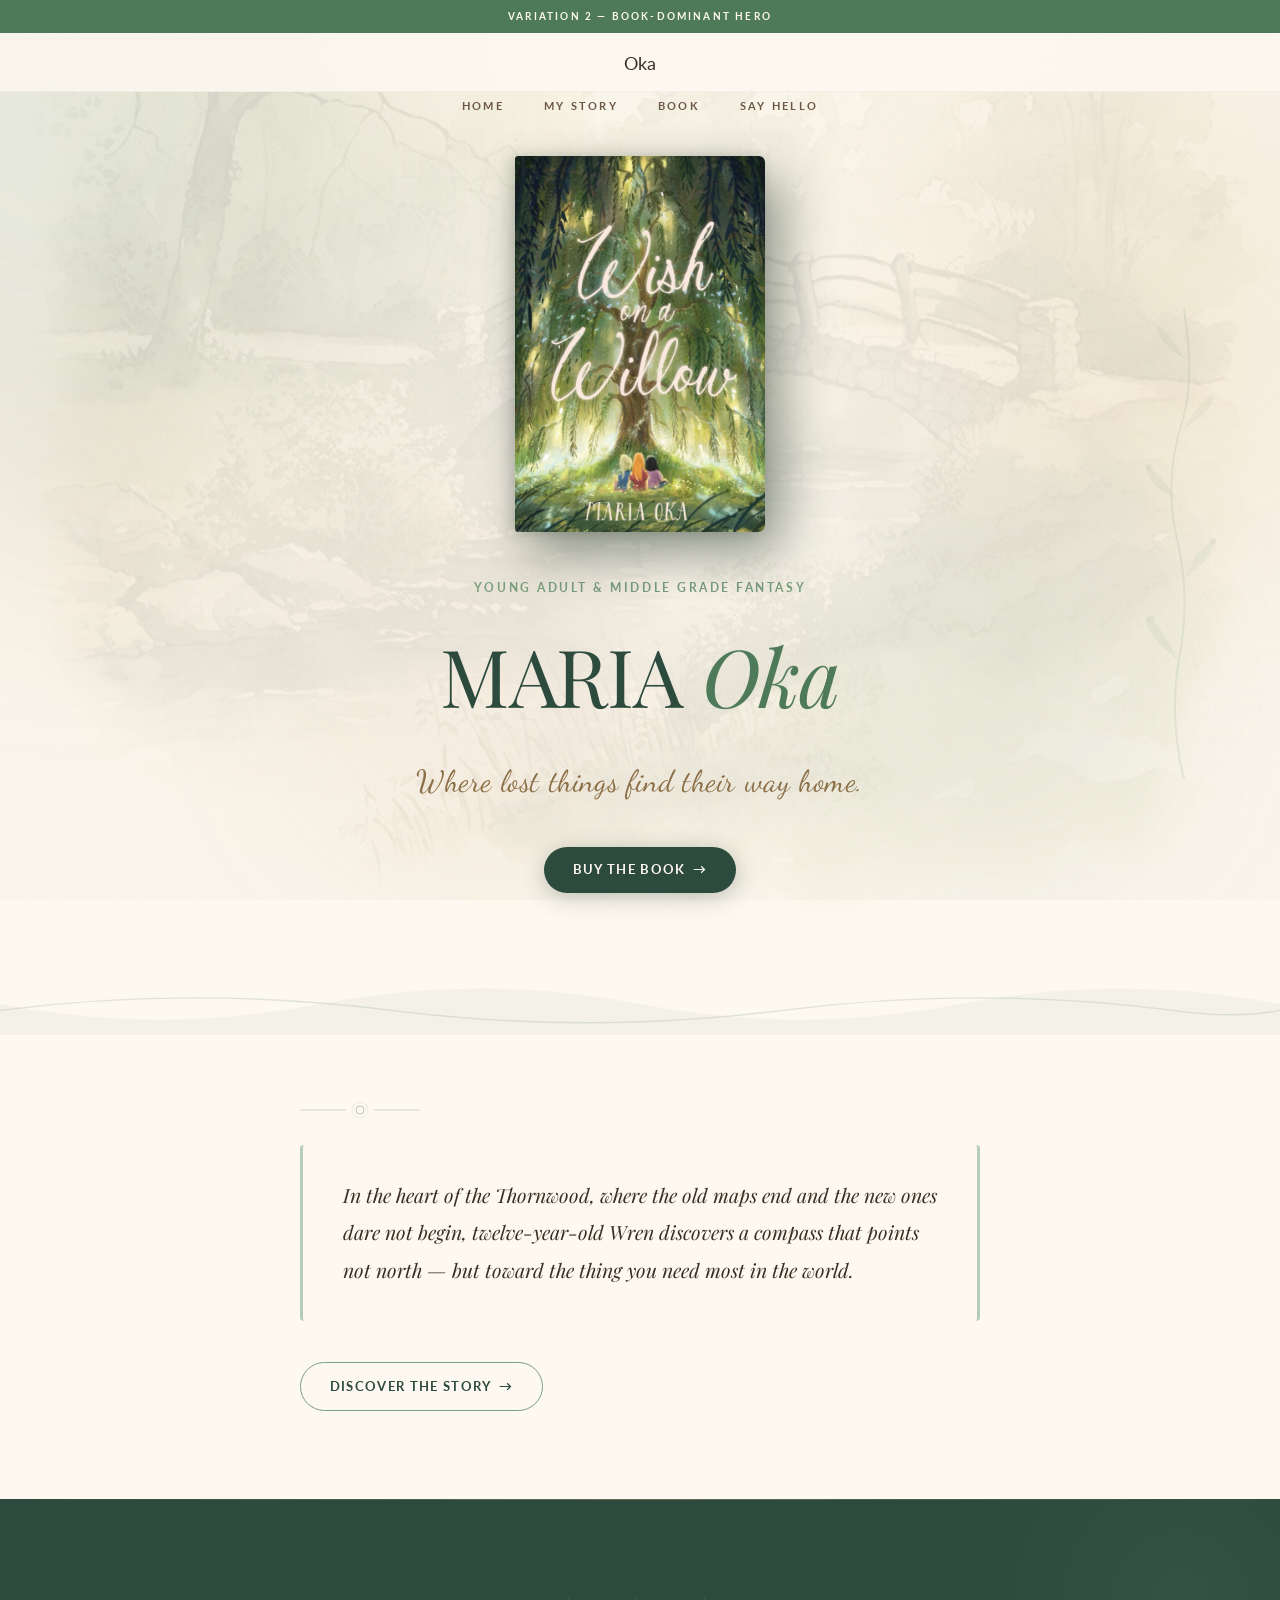
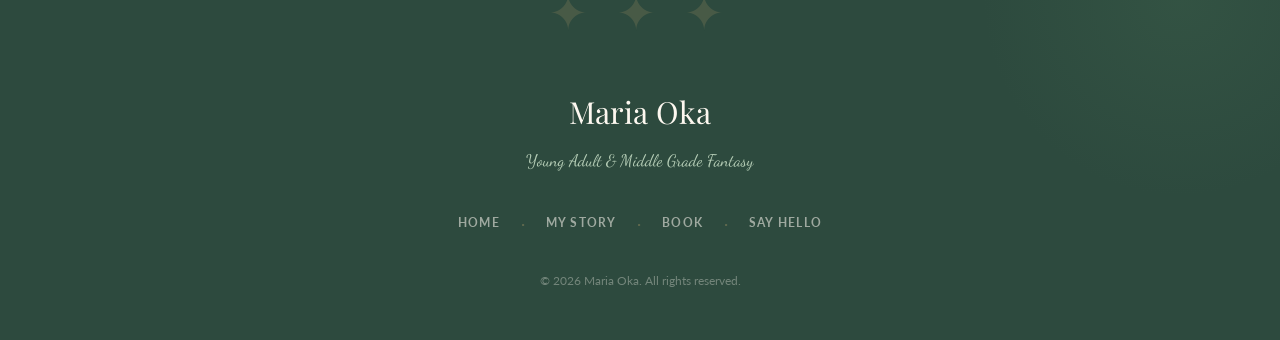
<file: variation-2.html>
<!--
VARIATION 2: Book-Dominant Hero + Minimal Airy Nav
Changes applied:
  - Hero reordered via CSS: book cover moves to top of hero-content (CSS order)
  - Book cover enlarged to 250px with richer shadow
  - Nav height reduced to 60px; font smaller; letter-spacing looser; border removed
  - Nav labels renamed: About → My Story [PERSONALIZE], Contact → Say Hello [PERSONALIZE]
  - Hero title reduced slightly to balance against larger cover
  - Hero section min-height reduced — content drives the height
  - Faded hero background opacity reduced so cover pops more
  - Footer nav labels updated to match
  - All palette and typographic scale kept close to Option 5 original
-->
<!DOCTYPE html>
<html lang="en">
<head>
  <meta charset="UTF-8">
  <meta name="viewport" content="width=device-width, initial-scale=1.0">
  <title>Maria Oka — Author</title>
  <meta name="description" content="Official website of Maria Oka, author of young adult and middle grade fantasy.">
  <link rel="preconnect" href="https://fonts.googleapis.com">
  <link rel="preconnect" href="https://fonts.gstatic.com" crossorigin>
  <link href="https://fonts.googleapis.com/css2?family=Dancing+Script:wght@400;600;700&family=Lato:ital,wght@0,300;0,400;0,700;1,400&family=Playfair+Display:ital,wght@0,400;0,500;0,600;1,400;1,500&display=swap" rel="stylesheet">
  <link rel="stylesheet" href="css/style.css">
  <style>
    /* ── Identification Banner ───────────────────── */
    .var-banner {
      position: fixed;
      top: 0; left: 0; right: 0;
      z-index: 9999;
      background: #4e7a5a;
      color: #fdf8f0;
      font-family: 'Lato', sans-serif;
      font-size: 0.62rem;
      font-weight: 700;
      letter-spacing: 0.22em;
      text-transform: uppercase;
      text-align: center;
      padding: 8px 1rem;
      pointer-events: none;
    }
    .nav { top: 32px !important; }
    main { padding-top: calc(60px + 32px) !important; }

    /* ── Nav: airy, minimal, near-invisible ──────── */
    .nav {
      height: 60px !important;
      background: rgba(253,248,240,0.80) !important;
      border-bottom: 1px solid rgba(122,158,126,0.08) !important;
      box-shadow: none !important;
    }
    .nav-link {
      font-size: 0.70rem !important;
      letter-spacing: 0.20em !important;
    }
    .nav-logo { font-size: 1.15rem !important; }
    .logo-accent { font-size: 1.35rem !important; }

    /* ── Hero: book cover first, then text ────────── */
    .hero { min-height: calc(100vh - 92px) !important; padding: 4rem 2rem 5rem !important; }
    .hero-content { gap: 1.8rem !important; }

    /* Reorder hero children so book cover leads */
    .hero-book    { order: 0 !important; margin-bottom: 0 !important; }
    .hero-eyebrow { order: 1 !important; margin-top: 0.5rem !important; margin-bottom: 0.5rem !important; }
    .hero-title   { order: 2 !important; margin-bottom: 0.6rem !important; }
    .hero-tagline { order: 3 !important; margin-bottom: 0 !important; }
    .hero-content > .btn { order: 4 !important; margin-top: 0.5rem !important; }

    /* Book cover: larger, richer shadow */
    .hero-book .book-cover-real {
      width: 250px !important;
      box-shadow: 16px 22px 52px rgba(26,46,34,0.48), -4px 0 14px rgba(26,46,34,0.18) !important;
    }

    /* Title: balanced against the larger cover */
    .hero-title { font-size: clamp(2.6rem, 7vw, 5rem) !important; }

    /* Bridge background: subtler so cover pops */
    .hero-bridge-bg { opacity: 0.10 !important; }

    /* ── Teaser: left-aligned for intimacy ─────────── */
    .teaser-content { text-align: left !important; }
    .teaser-content .section-ornament { justify-content: flex-start !important; }
    .teaser-content .btn { align-self: flex-start !important; }
  </style>
</head>
<body>

  <div class="var-banner">Variation 2 — Book-Dominant Hero</div>

  <div class="watercolor-bg" aria-hidden="true">
    <div class="blob blob-sage  blob-1"></div>
    <div class="blob blob-cream blob-2"></div>
    <div class="blob blob-brown blob-3"></div>
    <div class="blob blob-sage  blob-4"></div>
    <div class="blob blob-gold  blob-5"></div>
  </div>

  <nav class="nav" role="navigation" aria-label="Main navigation">
    <div class="nav-inner">
      <a href="index.html" class="nav-logo" aria-label="Maria Oka — Home">
        <span class="logo-accent">MARIA</span> Oka
      </a>
      <button class="hamburger" aria-label="Toggle navigation menu" aria-expanded="false" aria-controls="nav-menu">
        <span></span><span></span><span></span>
      </button>
      <ul class="nav-menu" id="nav-menu" role="list">
        <li><a href="index.html"   class="nav-link">Home</a></li>
        <!-- PERSONALIZE: "My Story" is a suggested label — update to match author preference -->
        <li><a href="about.html"   class="nav-link">My Story</a></li>
        <li><a href="book.html"    class="nav-link">Book</a></li>
        <!-- PERSONALIZE: "Say Hello" is a suggested label — update to match author preference -->
        <li><a href="contact.html" class="nav-link">Say Hello</a></li>
      </ul>
    </div>
  </nav>

  <main>

    <section class="hero" aria-label="Hero">
      <img src="other images/8.jpg" alt="" class="hero-bridge-bg" aria-hidden="true">
      <div class="hero-vine" aria-hidden="true">
        <svg viewBox="0 0 90 500" xmlns="http://www.w3.org/2000/svg" width="90" height="500" fill="none">
          <path d="M45,500 Q30,440 40,380 Q52,320 38,260 Q24,200 44,140 Q56,100 45,30"
                stroke="rgba(122,158,126,0.32)" stroke-width="2" stroke-linecap="round"/>
          <path d="M38,380 Q10,360 6,338 Q22,344 38,380" fill="rgba(122,158,126,0.22)"/>
          <path d="M44,300 Q72,282 76,260 Q60,268 44,300"  fill="rgba(122,158,126,0.18)"/>
          <path d="M38,220 Q10,208 6,186 Q22,195 38,220"   fill="rgba(122,158,126,0.22)"/>
          <path d="M44,150 Q72,135 76,114 Q60,124 44,150"  fill="rgba(122,158,126,0.18)"/>
          <path d="M46,80  Q20,66  16,44  Q32,55  46,80"   fill="rgba(122,158,126,0.20)"/>
          <circle cx="12" cy="340" r="3.5" fill="rgba(122,158,126,0.25)"/>
          <circle cx="74" cy="262" r="3"   fill="rgba(122,158,126,0.20)"/>
          <circle cx="10" cy="188" r="3.5" fill="rgba(122,158,126,0.25)"/>
        </svg>
      </div>
      <div class="hero-content">
        <p class="hero-eyebrow">Young Adult &amp; Middle Grade Fantasy</p>
        <h1 class="hero-title">MARIA <em>Oka</em></h1>
        <p class="hero-tagline">Where lost things find their way home.</p>
        <div class="hero-book">
          <div class="book-cover-wrap">
            <img src="images/book-cover.jpg" alt="Wish on a Willow book cover" class="book-cover-real">
          </div>
        </div>
        <a href="book.html" class="btn btn-primary">
          Buy the Book <span class="btn-arrow">→</span>
        </a>
      </div>
    </section>

    <div class="wave-divider" aria-hidden="true">
      <svg viewBox="0 0 1440 70" xmlns="http://www.w3.org/2000/svg" preserveAspectRatio="none">
        <path d="M0,35 Q180,70 360,35 Q540,0 720,35 Q900,70 1080,35 Q1260,0 1440,35 L1440,70 L0,70 Z"
              fill="rgba(122,158,126,0.07)"/>
        <path d="M0,42 Q220,14 440,42 Q660,70 880,42 Q1100,14 1320,42 Q1390,52 1440,42"
              fill="none" stroke="rgba(122,158,126,0.22)" stroke-width="1.5"/>
      </svg>
    </div>

    <section class="teaser-section" aria-label="Book excerpt">
      <div class="container">
        <div class="teaser-content fade-in">
          <div class="section-ornament" aria-hidden="true">
            <svg viewBox="0 0 120 22" xmlns="http://www.w3.org/2000/svg" width="120" height="22">
              <line x1="0" y1="11" x2="46" y2="11" stroke="rgba(122,158,126,0.35)" stroke-width="1"/>
              <circle cx="60" cy="11" r="4" fill="none" stroke="rgba(122,158,126,0.5)" stroke-width="1"/>
              <circle cx="60" cy="11" r="8" fill="none" stroke="rgba(122,158,126,0.22)" stroke-width="0.6"/>
              <line x1="74" y1="11" x2="120" y2="11" stroke="rgba(122,158,126,0.35)" stroke-width="1"/>
            </svg>
          </div>
          <blockquote class="teaser-quote">
            In the heart of the Thornwood, where the old maps end and the new ones dare not begin,
            twelve-year-old Wren discovers a compass that points not north — but toward the thing
            you need most in the world.
          </blockquote>
          <a href="book.html" class="btn btn-secondary">
            Discover the Story <span class="btn-arrow">→</span>
          </a>
        </div>
      </div>
    </section>

  </main>

  <footer class="footer">
    <div class="container">
      <div class="footer-inner">
        <p class="footer-deco" aria-hidden="true">✦ ✦ ✦</p>
        <p class="footer-name">Maria Oka</p>
        <p class="footer-tagline">Young Adult &amp; Middle Grade Fantasy</p>
        <nav class="footer-nav" aria-label="Footer navigation">
          <a href="index.html">Home</a>
          <span aria-hidden="true">·</span>
          <a href="about.html">My Story</a>
          <span aria-hidden="true">·</span>
          <a href="book.html">Book</a>
          <span aria-hidden="true">·</span>
          <a href="contact.html">Say Hello</a>
        </nav>
        <p class="footer-copy">&copy; 2026 Maria Oka. All rights reserved.</p>
      </div>
    </div>
  </footer>

  <script src="js/script.js"></script>
</body>
</html>
</file>
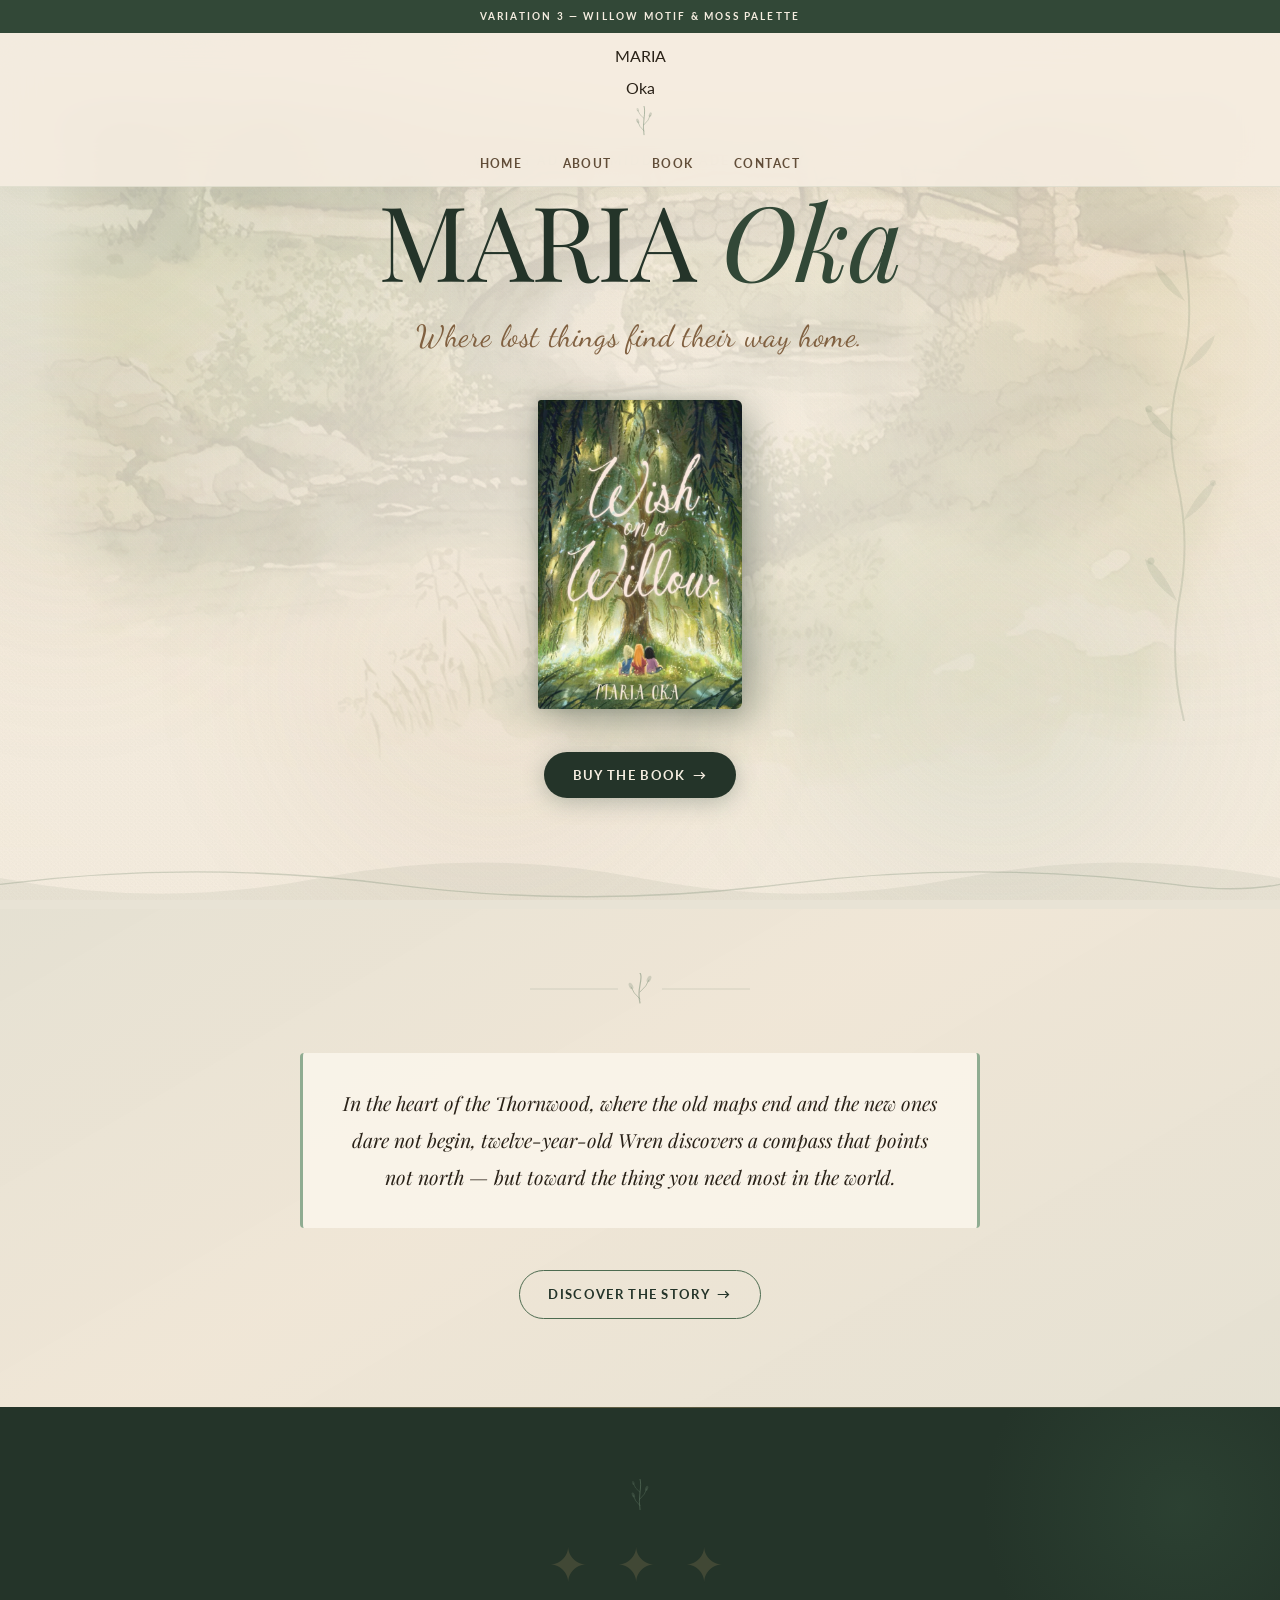
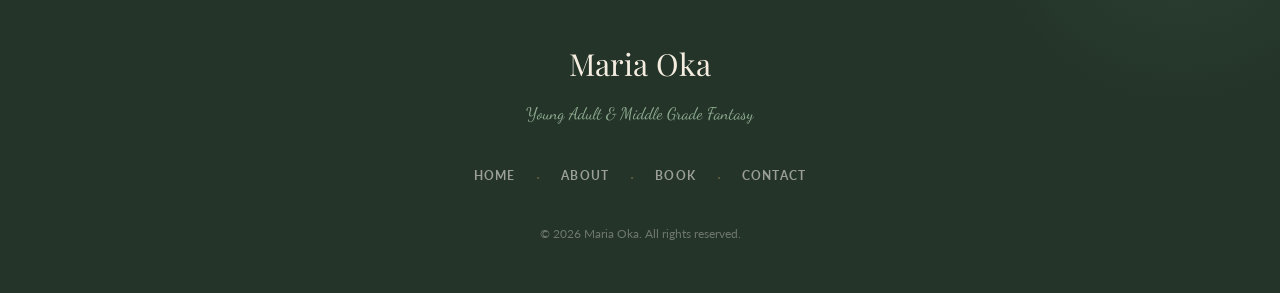
<file: variation-3.html>
<!--
VARIATION 3: Willow Frond Motif + Moss & Warm Sand Palette
Changes applied:
  - Palette: moss green (#4d6b50) + warm sand (#f0e4cc) body surface
  - Custom inline willow frond SVG motif created and placed in:
      • Nav logo area (small sprig beside author name)
      • Section divider (replaces generic circle/line ornament)
      • Footer (above the decorative ✦ ✦ ✦)
  - All motif instances monochrome sage — no multicolor
  - body background: warm sand-cream (#f5ede0)
  - Nav tinted to match sand background
  - Teaser background tinted toward moss
  - All layout, spacing, and text content unchanged from Option 5 original
-->
<!DOCTYPE html>
<html lang="en">
<head>
  <meta charset="UTF-8">
  <meta name="viewport" content="width=device-width, initial-scale=1.0">
  <title>Maria Oka — Author</title>
  <meta name="description" content="Official website of Maria Oka, author of young adult and middle grade fantasy.">
  <link rel="preconnect" href="https://fonts.googleapis.com">
  <link rel="preconnect" href="https://fonts.gstatic.com" crossorigin>
  <link href="https://fonts.googleapis.com/css2?family=Dancing+Script:wght@400;600;700&family=Lato:ital,wght@0,300;0,400;0,700;1,400&family=Playfair+Display:ital,wght@0,400;0,500;0,600;1,400;1,500&display=swap" rel="stylesheet">
  <link rel="stylesheet" href="css/style.css">
  <style>
    /* ── Identification Banner ───────────────────── */
    .var-banner {
      position: fixed;
      top: 0; left: 0; right: 0;
      z-index: 9999;
      background: #324837;
      color: #f5ede0;
      font-family: 'Lato', sans-serif;
      font-size: 0.62rem;
      font-weight: 700;
      letter-spacing: 0.22em;
      text-transform: uppercase;
      text-align: center;
      padding: 8px 1rem;
      pointer-events: none;
    }
    .nav { top: 32px !important; }
    main { padding-top: calc(70px + 32px) !important; }

    /* ── Palette: Moss Green + Warm Sand ──────────── */
    :root {
      --cream:       #f5ede0;
      --cream-mid:   #e8d8be;
      --cream-dark:  #d0ba98;
      --sage:        #4d6b50;
      --sage-light:  #8fac91;
      --sage-pale:   #c4d9c5;
      --sage-dark:   #324837;
      --gold:        #bc9b6a;
      --gold-dark:   #956e3c;
      --brown:       #806040;
      --forest:      #243429;
      --forest-dark: #141e17;
      --text-dark:   #2a2218;
      --text-medium: #614d38;
      --text-light:  #8a7258;
    }
    body { background-color: var(--cream); }
    .nav { background: rgba(245,237,224,0.90) !important; }
    .teaser-section {
      background: linear-gradient(
        150deg,
        rgba(77,107,80,0.09) 0%,
        rgba(188,155,106,0.08) 45%,
        rgba(77,107,80,0.09) 100%
      ) !important;
    }
    .footer { background: var(--forest) !important; }

    /* ── Willow Frond Motif ───────────────────────── */
    /* All motif instances use currentColor — set color on wrapper */
    .v-motif-logo {
      display: inline-block;
      vertical-align: middle;
      margin-left: 0.45rem;
      color: var(--sage);
      opacity: 0.72;
    }
    .v-motif-divider {
      display: block;
      margin: 0 auto 1.5rem;
      color: var(--sage);
      opacity: 0.65;
    }
    .v-motif-footer {
      display: block;
      margin: 0 auto 0.8rem;
      color: var(--sage-light);
      opacity: 0.55;
    }
  </style>
</head>
<body>

  <div class="var-banner">Variation 3 — Willow Motif &amp; Moss Palette</div>

  <div class="watercolor-bg" aria-hidden="true">
    <div class="blob blob-sage  blob-1"></div>
    <div class="blob blob-cream blob-2"></div>
    <div class="blob blob-brown blob-3"></div>
    <div class="blob blob-sage  blob-4"></div>
    <div class="blob blob-gold  blob-5"></div>
  </div>

  <nav class="nav" role="navigation" aria-label="Main navigation">
    <div class="nav-inner">
      <a href="index.html" class="nav-logo" aria-label="Maria Oka — Home">
        <span class="logo-accent">MARIA</span> Oka
        <!-- Willow frond motif in logo -->
        <svg class="v-motif-logo" viewBox="0 0 28 48" width="18" height="30" fill="none" aria-hidden="true">
          <path d="M14,46 Q12,34 14,20 Q16,6 14,0" stroke="currentColor" stroke-width="1.4" stroke-linecap="round" opacity="0.65"/>
          <path d="M14,40 Q6,33 4,25"  stroke="currentColor" stroke-width="1" stroke-linecap="round" opacity="0.60"/>
          <path d="M14,30 Q22,23 24,15" stroke="currentColor" stroke-width="1" stroke-linecap="round" opacity="0.60"/>
          <path d="M14,20 Q6,14 4,7"   stroke="currentColor" stroke-width="1" stroke-linecap="round" opacity="0.55"/>
          <ellipse cx="4"  cy="24" rx="2.2" ry="4" fill="currentColor" opacity="0.32" transform="rotate(-25,4,24)"/>
          <ellipse cx="24" cy="14" rx="2.2" ry="4" fill="currentColor" opacity="0.32" transform="rotate(25,24,14)"/>
          <ellipse cx="4"  cy="6"  rx="1.8" ry="3" fill="currentColor" opacity="0.26" transform="rotate(-20,4,6)"/>
        </svg>
      </a>
      <button class="hamburger" aria-label="Toggle navigation menu" aria-expanded="false" aria-controls="nav-menu">
        <span></span><span></span><span></span>
      </button>
      <ul class="nav-menu" id="nav-menu" role="list">
        <li><a href="index.html"   class="nav-link">Home</a></li>
        <li><a href="about.html"   class="nav-link">About</a></li>
        <li><a href="book.html"    class="nav-link">Book</a></li>
        <li><a href="contact.html" class="nav-link">Contact</a></li>
      </ul>
    </div>
  </nav>

  <main>

    <section class="hero" aria-label="Hero">
      <img src="other images/8.jpg" alt="" class="hero-bridge-bg" aria-hidden="true">
      <div class="hero-vine" aria-hidden="true">
        <svg viewBox="0 0 90 500" xmlns="http://www.w3.org/2000/svg" width="90" height="500" fill="none">
          <path d="M45,500 Q30,440 40,380 Q52,320 38,260 Q24,200 44,140 Q56,100 45,30"
                stroke="rgba(77,107,80,0.35)" stroke-width="2" stroke-linecap="round"/>
          <path d="M38,380 Q10,360 6,338 Q22,344 38,380" fill="rgba(77,107,80,0.24)"/>
          <path d="M44,300 Q72,282 76,260 Q60,268 44,300"  fill="rgba(77,107,80,0.20)"/>
          <path d="M38,220 Q10,208 6,186 Q22,195 38,220"   fill="rgba(77,107,80,0.24)"/>
          <path d="M44,150 Q72,135 76,114 Q60,124 44,150"  fill="rgba(77,107,80,0.20)"/>
          <path d="M46,80  Q20,66  16,44  Q32,55  46,80"   fill="rgba(77,107,80,0.22)"/>
          <circle cx="12" cy="340" r="3.5" fill="rgba(77,107,80,0.28)"/>
          <circle cx="74" cy="262" r="3"   fill="rgba(77,107,80,0.22)"/>
          <circle cx="10" cy="188" r="3.5" fill="rgba(77,107,80,0.28)"/>
        </svg>
      </div>
      <div class="hero-content">
        <p class="hero-eyebrow">Young Adult &amp; Middle Grade Fantasy</p>
        <h1 class="hero-title">MARIA <em>Oka</em></h1>
        <p class="hero-tagline">Where lost things find their way home.</p>
        <div class="hero-book">
          <div class="book-cover-wrap">
            <img src="images/book-cover.jpg" alt="Wish on a Willow book cover" class="book-cover-real">
          </div>
        </div>
        <a href="book.html" class="btn btn-primary">
          Buy the Book <span class="btn-arrow">→</span>
        </a>
      </div>
    </section>

    <div class="wave-divider" aria-hidden="true">
      <svg viewBox="0 0 1440 70" xmlns="http://www.w3.org/2000/svg" preserveAspectRatio="none">
        <path d="M0,35 Q180,70 360,35 Q540,0 720,35 Q900,70 1080,35 Q1260,0 1440,35 L1440,70 L0,70 Z"
              fill="rgba(77,107,80,0.07)"/>
        <path d="M0,42 Q220,14 440,42 Q660,70 880,42 Q1100,14 1320,42 Q1390,52 1440,42"
              fill="none" stroke="rgba(77,107,80,0.22)" stroke-width="1.5"/>
      </svg>
    </div>

    <section class="teaser-section" aria-label="Book excerpt">
      <div class="container">
        <div class="teaser-content fade-in">

          <!-- Section divider: willow motif replaces generic circle ornament -->
          <div class="section-ornament" aria-hidden="true">
            <svg class="v-motif-divider" viewBox="0 0 220 32" width="220" height="32" fill="none">
              <line x1="0" y1="16" x2="88" y2="16" stroke="currentColor" stroke-width="0.8" opacity="0.32"/>
              <!-- Central willow sprig -->
              <path d="M110,30 Q108,22 110,12 Q112,2 110,0" stroke="currentColor" stroke-width="1.2" stroke-linecap="round" opacity="0.60"/>
              <path d="M110,26 Q103,20 101,14" stroke="currentColor" stroke-width="0.9" stroke-linecap="round" opacity="0.55"/>
              <path d="M110,19 Q117,13 119,7"  stroke="currentColor" stroke-width="0.9" stroke-linecap="round" opacity="0.55"/>
              <ellipse cx="101" cy="13" rx="2" ry="3.5" fill="currentColor" opacity="0.30" transform="rotate(-25,101,13)"/>
              <ellipse cx="119" cy="6"  rx="2" ry="3.5" fill="currentColor" opacity="0.30" transform="rotate(25,119,6)"/>
              <line x1="132" y1="16" x2="220" y2="16" stroke="currentColor" stroke-width="0.8" opacity="0.32"/>
            </svg>
          </div>

          <blockquote class="teaser-quote">
            In the heart of the Thornwood, where the old maps end and the new ones dare not begin,
            twelve-year-old Wren discovers a compass that points not north — but toward the thing
            you need most in the world.
          </blockquote>
          <a href="book.html" class="btn btn-secondary">
            Discover the Story <span class="btn-arrow">→</span>
          </a>
        </div>
      </div>
    </section>

  </main>

  <footer class="footer">
    <div class="container">
      <div class="footer-inner">
        <!-- Willow frond motif in footer -->
        <svg class="v-motif-footer" viewBox="0 0 28 48" width="20" height="32" fill="none" aria-hidden="true">
          <path d="M14,46 Q12,34 14,20 Q16,6 14,0" stroke="currentColor" stroke-width="1.4" stroke-linecap="round" opacity="0.65"/>
          <path d="M14,40 Q6,33 4,25"  stroke="currentColor" stroke-width="1" stroke-linecap="round" opacity="0.60"/>
          <path d="M14,30 Q22,23 24,15" stroke="currentColor" stroke-width="1" stroke-linecap="round" opacity="0.60"/>
          <path d="M14,20 Q6,14 4,7"   stroke="currentColor" stroke-width="1" stroke-linecap="round" opacity="0.55"/>
          <ellipse cx="4"  cy="24" rx="2.2" ry="4" fill="currentColor" opacity="0.32" transform="rotate(-25,4,24)"/>
          <ellipse cx="24" cy="14" rx="2.2" ry="4" fill="currentColor" opacity="0.32" transform="rotate(25,24,14)"/>
          <ellipse cx="4"  cy="6"  rx="1.8" ry="3" fill="currentColor" opacity="0.26" transform="rotate(-20,4,6)"/>
        </svg>
        <p class="footer-deco" aria-hidden="true">✦ ✦ ✦</p>
        <p class="footer-name">Maria Oka</p>
        <p class="footer-tagline">Young Adult &amp; Middle Grade Fantasy</p>
        <nav class="footer-nav" aria-label="Footer navigation">
          <a href="index.html">Home</a>
          <span aria-hidden="true">·</span>
          <a href="about.html">About</a>
          <span aria-hidden="true">·</span>
          <a href="book.html">Book</a>
          <span aria-hidden="true">·</span>
          <a href="contact.html">Contact</a>
        </nav>
        <p class="footer-copy">&copy; 2026 Maria Oka. All rights reserved.</p>
      </div>
    </div>
  </footer>

  <script src="js/script.js"></script>
</body>
</html>
</file>
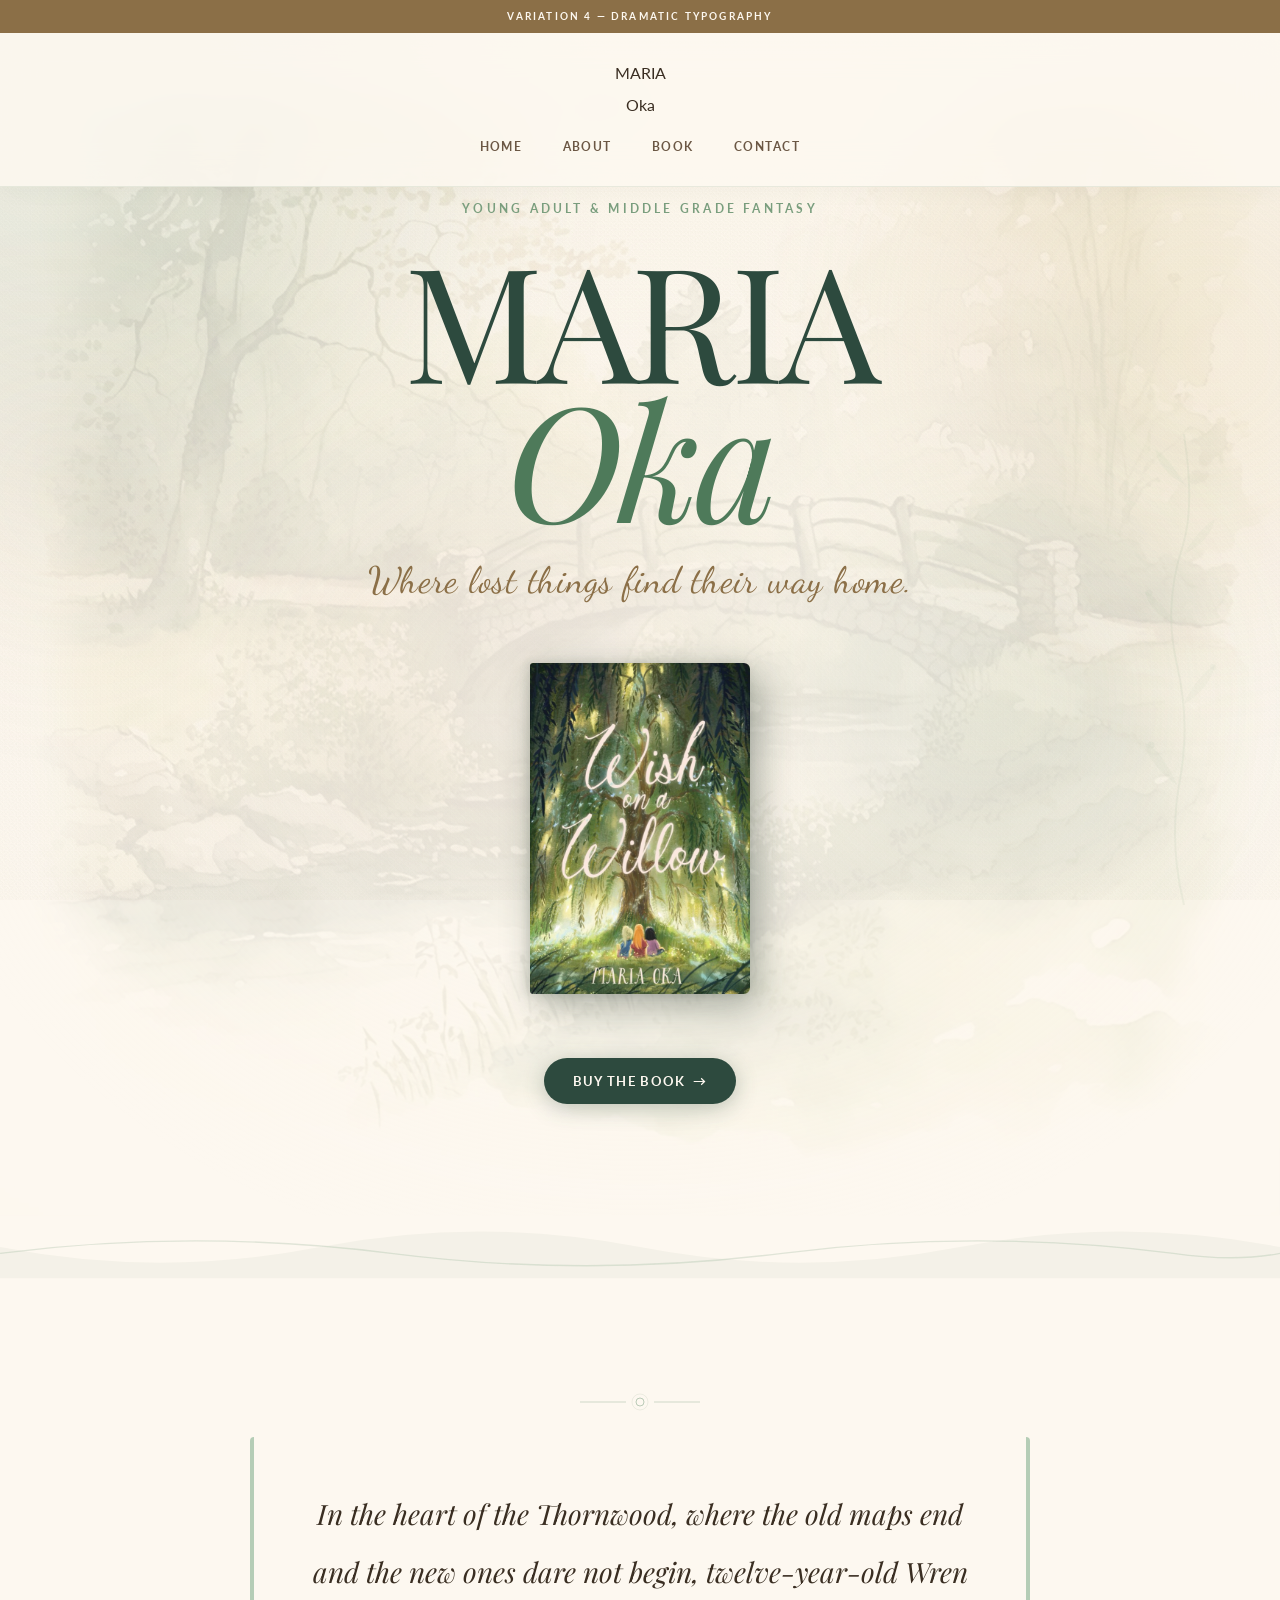
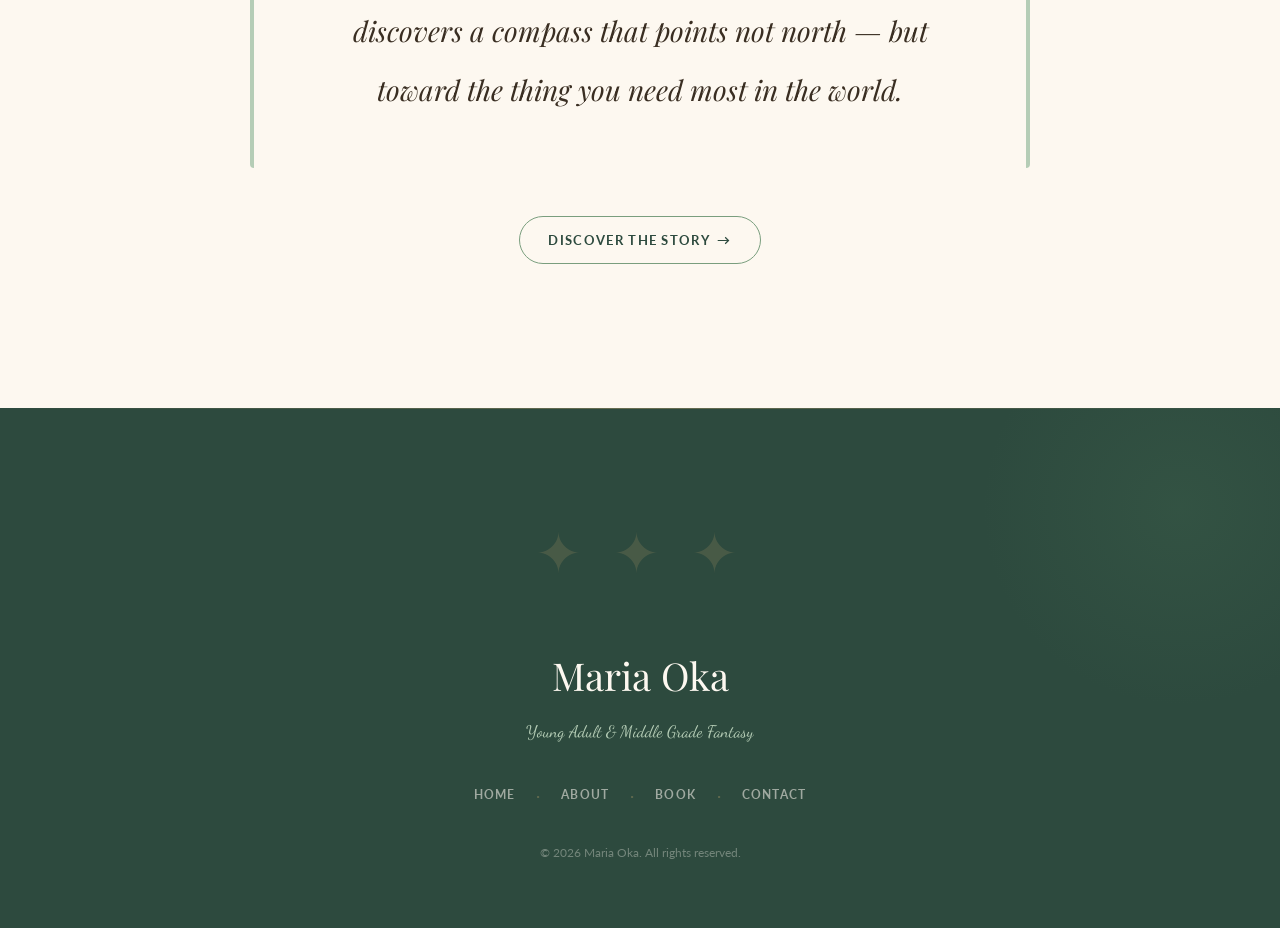
<file: variation-4.html>
<!--
VARIATION 4: Dramatic Typography + Maximum Whitespace
Changes applied:
  - Hero title: clamp(5rem, 14vw, 10rem) — massive, takes up space intentionally
  - Hero tagline: clamp(1.5rem, 3.5vw, 2.3rem) — prominent display text
  - Teaser quote: clamp(1.3rem, 2.8vw, 1.75rem) — stands alone as display text, line-height 2.1
  - All section padding: 8rem 0 (was ~5rem) — maximum breathing room
  - Teaser section: 7rem 0 9rem padding
  - .hero::before glow: warmer, wider ellipse so content floats comfortably
  - Hero vine opacity reduced so it doesn't compete with massive title
  - Body text max-width 65ch for readability at large type sizes
  - Footer deco enlarged for scale consistency
  - Palette and motifs unchanged from Option 5 original
-->
<!DOCTYPE html>
<html lang="en">
<head>
  <meta charset="UTF-8">
  <meta name="viewport" content="width=device-width, initial-scale=1.0">
  <title>Maria Oka — Author</title>
  <meta name="description" content="Official website of Maria Oka, author of young adult and middle grade fantasy.">
  <link rel="preconnect" href="https://fonts.googleapis.com">
  <link rel="preconnect" href="https://fonts.gstatic.com" crossorigin>
  <link href="https://fonts.googleapis.com/css2?family=Dancing+Script:wght@400;600;700&family=Lato:ital,wght@0,300;0,400;0,700;1,400&family=Playfair+Display:ital,wght@0,400;0,500;0,600;1,400;1,500&display=swap" rel="stylesheet">
  <link rel="stylesheet" href="css/style.css">
  <style>
    /* ── Identification Banner ───────────────────── */
    .var-banner {
      position: fixed;
      top: 0; left: 0; right: 0;
      z-index: 9999;
      background: #8b6f47;
      color: #fdf8f0;
      font-family: 'Lato', sans-serif;
      font-size: 0.62rem;
      font-weight: 700;
      letter-spacing: 0.22em;
      text-transform: uppercase;
      text-align: center;
      padding: 8px 1rem;
      pointer-events: none;
    }
    .nav { top: 32px !important; }
    main { padding-top: calc(70px + 32px) !important; }

    /* ── Hero: warm, dramatic ────────────────────── */
    .hero { padding: 6rem 2rem 7rem !important; }
    .hero::before {
      background: radial-gradient(
        ellipse 80% 70% at 50% 55%,
        rgba(253,248,240,0.50) 0%,
        rgba(253,248,240,0.20) 40%,
        transparent 72%
      ) !important;
    }
    .hero-vine { opacity: 0.28 !important; }
    .hero-bridge-bg { opacity: 0.12 !important; }

    /* ── Typography: Dramatic scale ──────────────── */
    .hero-title {
      font-size: clamp(5rem, 14vw, 10rem) !important;
      line-height: 0.87 !important;
      letter-spacing: -0.03em !important;
      margin-bottom: 1.8rem !important;
    }
    .hero-eyebrow {
      font-size: 0.72rem !important;
      letter-spacing: 0.28em !important;
      margin-bottom: 1.8rem !important;
    }
    .hero-tagline {
      font-size: clamp(1.5rem, 3.5vw, 2.3rem) !important;
      line-height: 1.4 !important;
      margin-bottom: 3.5rem !important;
      font-weight: 400 !important;
    }
    .hero-book { margin-bottom: 3.5rem !important; }
    .hero-book .book-cover-real { width: 220px !important; }

    /* ── Teaser: display-scale quote ─────────────── */
    .teaser-quote {
      font-size: clamp(1.3rem, 2.8vw, 1.75rem) !important;
      line-height: 2.1 !important;
      padding: 3rem 3.5rem !important;
      border-left-width: 4px !important;
      border-right-width: 4px !important;
      max-width: 780px !important;
      margin: 0 auto 3rem !important;
    }
    .teaser-quote::before { font-size: 6rem !important; }

    /* ── Whitespace: Maximum padding ─────────────── */
    section { padding: 8rem 0 !important; }
    .teaser-section { padding: 7rem 0 9rem !important; }

    /* ── Text readability: constrain line length ─── */
    .teaser-content { max-width: 780px !important; }

    /* ── Footer: scale with generous type ────────── */
    .footer-name { font-size: 2.4rem !important; }
    .footer-deco { font-size: 3.5rem !important; margin-bottom: 2rem !important; }
    .footer { padding: 6rem 0 4rem !important; }
  </style>
</head>
<body>

  <div class="var-banner">Variation 4 — Dramatic Typography</div>

  <div class="watercolor-bg" aria-hidden="true">
    <div class="blob blob-sage  blob-1"></div>
    <div class="blob blob-cream blob-2"></div>
    <div class="blob blob-brown blob-3"></div>
    <div class="blob blob-sage  blob-4"></div>
    <div class="blob blob-gold  blob-5"></div>
  </div>

  <nav class="nav" role="navigation" aria-label="Main navigation">
    <div class="nav-inner">
      <a href="index.html" class="nav-logo" aria-label="Maria Oka — Home">
        <span class="logo-accent">MARIA</span> Oka
      </a>
      <button class="hamburger" aria-label="Toggle navigation menu" aria-expanded="false" aria-controls="nav-menu">
        <span></span><span></span><span></span>
      </button>
      <ul class="nav-menu" id="nav-menu" role="list">
        <li><a href="index.html"   class="nav-link">Home</a></li>
        <li><a href="about.html"   class="nav-link">About</a></li>
        <li><a href="book.html"    class="nav-link">Book</a></li>
        <li><a href="contact.html" class="nav-link">Contact</a></li>
      </ul>
    </div>
  </nav>

  <main>

    <section class="hero" aria-label="Hero">
      <img src="other images/8.jpg" alt="" class="hero-bridge-bg" aria-hidden="true">
      <div class="hero-vine" aria-hidden="true">
        <svg viewBox="0 0 90 500" xmlns="http://www.w3.org/2000/svg" width="90" height="500" fill="none">
          <path d="M45,500 Q30,440 40,380 Q52,320 38,260 Q24,200 44,140 Q56,100 45,30"
                stroke="rgba(122,158,126,0.32)" stroke-width="2" stroke-linecap="round"/>
          <path d="M38,380 Q10,360 6,338 Q22,344 38,380" fill="rgba(122,158,126,0.22)"/>
          <path d="M44,300 Q72,282 76,260 Q60,268 44,300"  fill="rgba(122,158,126,0.18)"/>
          <path d="M38,220 Q10,208 6,186 Q22,195 38,220"   fill="rgba(122,158,126,0.22)"/>
          <path d="M44,150 Q72,135 76,114 Q60,124 44,150"  fill="rgba(122,158,126,0.18)"/>
          <path d="M46,80  Q20,66  16,44  Q32,55  46,80"   fill="rgba(122,158,126,0.20)"/>
          <circle cx="12" cy="340" r="3.5" fill="rgba(122,158,126,0.25)"/>
          <circle cx="74" cy="262" r="3"   fill="rgba(122,158,126,0.20)"/>
          <circle cx="10" cy="188" r="3.5" fill="rgba(122,158,126,0.25)"/>
        </svg>
      </div>
      <div class="hero-content">
        <p class="hero-eyebrow">Young Adult &amp; Middle Grade Fantasy</p>
        <h1 class="hero-title">MARIA <em>Oka</em></h1>
        <p class="hero-tagline">Where lost things find their way home.</p>
        <div class="hero-book">
          <div class="book-cover-wrap">
            <img src="images/book-cover.jpg" alt="Wish on a Willow book cover" class="book-cover-real">
          </div>
        </div>
        <a href="book.html" class="btn btn-primary">
          Buy the Book <span class="btn-arrow">→</span>
        </a>
      </div>
    </section>

    <div class="wave-divider" aria-hidden="true">
      <svg viewBox="0 0 1440 70" xmlns="http://www.w3.org/2000/svg" preserveAspectRatio="none">
        <path d="M0,35 Q180,70 360,35 Q540,0 720,35 Q900,70 1080,35 Q1260,0 1440,35 L1440,70 L0,70 Z"
              fill="rgba(122,158,126,0.07)"/>
        <path d="M0,42 Q220,14 440,42 Q660,70 880,42 Q1100,14 1320,42 Q1390,52 1440,42"
              fill="none" stroke="rgba(122,158,126,0.22)" stroke-width="1.5"/>
      </svg>
    </div>

    <section class="teaser-section" aria-label="Book excerpt">
      <div class="container">
        <div class="teaser-content fade-in">
          <div class="section-ornament" aria-hidden="true">
            <svg viewBox="0 0 120 22" xmlns="http://www.w3.org/2000/svg" width="120" height="22">
              <line x1="0" y1="11" x2="46" y2="11" stroke="rgba(122,158,126,0.35)" stroke-width="1"/>
              <circle cx="60" cy="11" r="4" fill="none" stroke="rgba(122,158,126,0.5)" stroke-width="1"/>
              <circle cx="60" cy="11" r="8" fill="none" stroke="rgba(122,158,126,0.22)" stroke-width="0.6"/>
              <line x1="74" y1="11" x2="120" y2="11" stroke="rgba(122,158,126,0.35)" stroke-width="1"/>
            </svg>
          </div>
          <blockquote class="teaser-quote">
            In the heart of the Thornwood, where the old maps end and the new ones dare not begin,
            twelve-year-old Wren discovers a compass that points not north — but toward the thing
            you need most in the world.
          </blockquote>
          <a href="book.html" class="btn btn-secondary">
            Discover the Story <span class="btn-arrow">→</span>
          </a>
        </div>
      </div>
    </section>

  </main>

  <footer class="footer">
    <div class="container">
      <div class="footer-inner">
        <p class="footer-deco" aria-hidden="true">✦ ✦ ✦</p>
        <p class="footer-name">Maria Oka</p>
        <p class="footer-tagline">Young Adult &amp; Middle Grade Fantasy</p>
        <nav class="footer-nav" aria-label="Footer navigation">
          <a href="index.html">Home</a>
          <span aria-hidden="true">·</span>
          <a href="about.html">About</a>
          <span aria-hidden="true">·</span>
          <a href="book.html">Book</a>
          <span aria-hidden="true">·</span>
          <a href="contact.html">Contact</a>
        </nav>
        <p class="footer-copy">&copy; 2026 Maria Oka. All rights reserved.</p>
      </div>
    </div>
  </footer>

  <script src="js/script.js"></script>
</body>
</html>
</file>
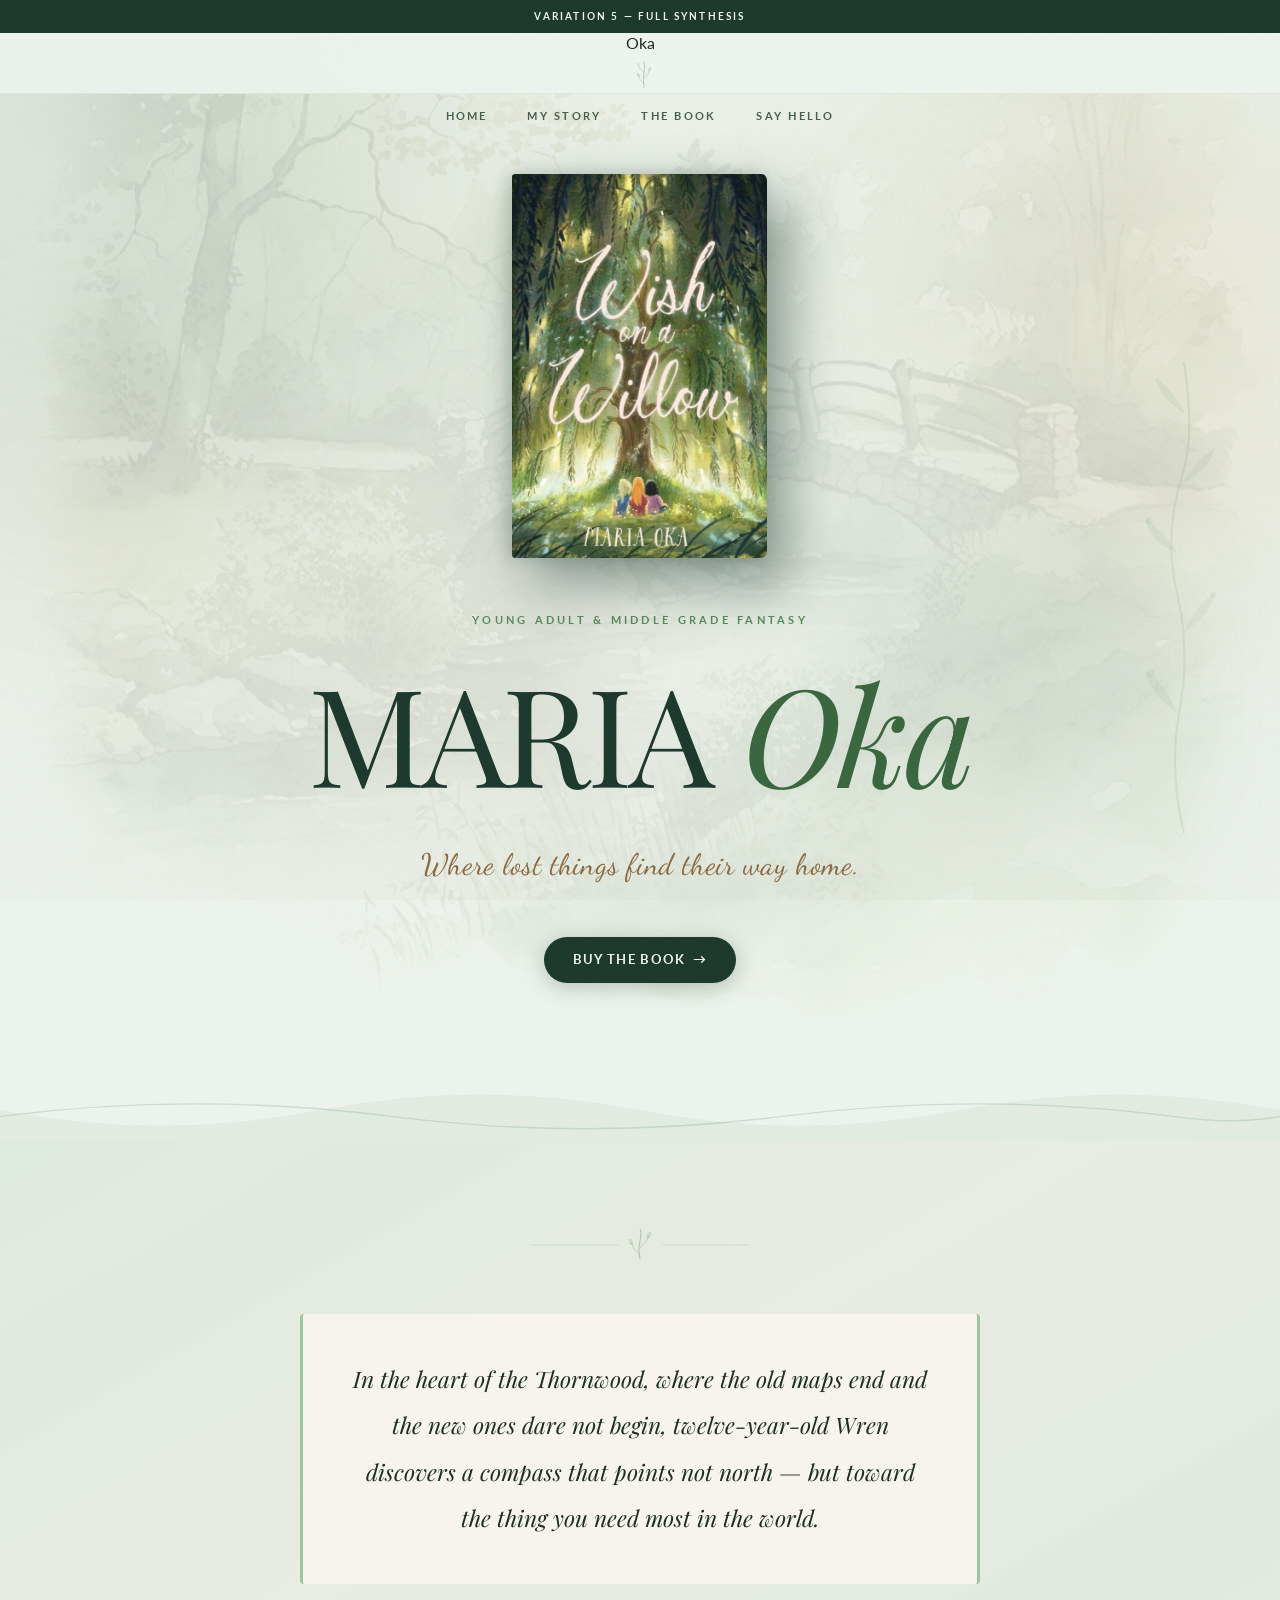
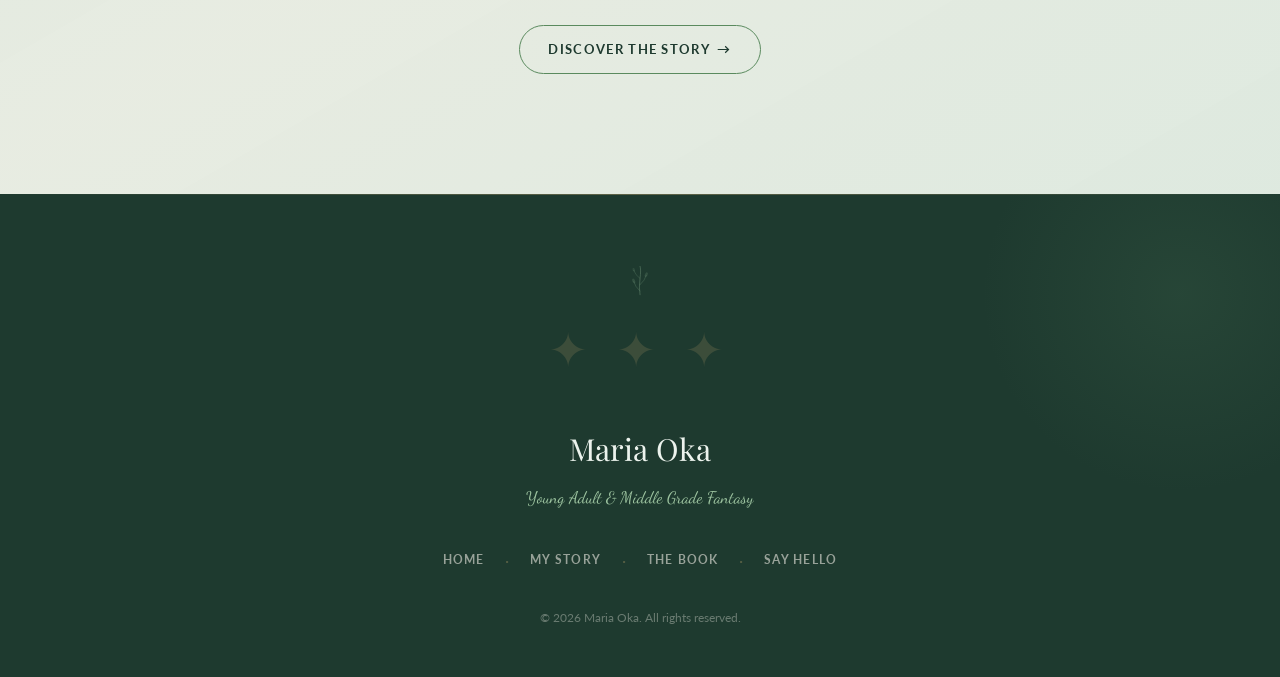
<file: variation-5.html>
<!--
VARIATION 5: Full Synthesis — All Five Design Dimensions
Changes applied:
  1. PALETTE — Pale sage-tinted surface (#ecf3ed body), warm ivory sections, deep forest accent
  2. HERO — Book cover moved to top of hero (CSS order), 255px, richer shadow; bridge bg at 12% opacity;
             hero glow warmer; eyebrow/title/tagline/CTA follow the cover
  3. MOTIF — Willow frond SVG in: nav logo (small), section divider (replaces ornament), footer
             All instances monochrome sage; no multicolor
  4. TYPOGRAPHY — Hero title clamp(4rem,11vw,8.5rem); tagline larger; teaser quote larger + display-scale;
                  Section padding increased; letter-spacing on eyebrow and labels increased
  5. NAV — Labels renamed: About → My Story [PERSONALIZE], Book → The Book, Contact → Say Hello [PERSONALIZE]
            Nav visually lighter: thin border, high transparency, reduced height (62px)
  Footer nav labels match main nav labels.
  All text content unchanged (no copy edits).
-->
<!DOCTYPE html>
<html lang="en">
<head>
  <meta charset="UTF-8">
  <meta name="viewport" content="width=device-width, initial-scale=1.0">
  <title>Maria Oka — Author</title>
  <meta name="description" content="Official website of Maria Oka, author of young adult and middle grade fantasy.">
  <link rel="preconnect" href="https://fonts.googleapis.com">
  <link rel="preconnect" href="https://fonts.gstatic.com" crossorigin>
  <link href="https://fonts.googleapis.com/css2?family=Dancing+Script:wght@400;600;700&family=Lato:ital,wght@0,300;0,400;0,700;1,400&family=Playfair+Display:ital,wght@0,400;0,500;0,600;1,400;1,500&display=swap" rel="stylesheet">
  <link rel="stylesheet" href="css/style.css">
  <style>
    /* ── Identification Banner ───────────────────── */
    .var-banner {
      position: fixed;
      top: 0; left: 0; right: 0;
      z-index: 9999;
      background: #1e3a2f;
      color: #ecf3ed;
      font-family: 'Lato', sans-serif;
      font-size: 0.62rem;
      font-weight: 700;
      letter-spacing: 0.22em;
      text-transform: uppercase;
      text-align: center;
      padding: 8px 1rem;
      pointer-events: none;
    }
    .nav { top: 32px !important; }
    main { padding-top: calc(62px + 32px) !important; }

    /* ── 1. PALETTE: Pale sage surface + deep forest ─ */
    :root {
      --cream:       #ecf3ed;
      --cream-mid:   #dde8de;
      --cream-dark:  #bfd4c1;
      --sage:        #5a8a5e;
      --sage-light:  #9dc4a0;
      --sage-pale:   #c8dfc9;
      --sage-dark:   #3a6640;
      --brown:       #8a6840;
      --brown-light: #b89060;
      --gold:        #b89660;
      --gold-dark:   #8a6a30;
      --forest:      #1e3a2f;
      --forest-dark: #10211a;
      --text-dark:   #1e2e22;
      --text-medium: #4a5e4e;
      --text-light:  #7a9280;
    }
    body { background-color: var(--cream); }
    .nav { background: rgba(236,243,237,0.88) !important; }
    .teaser-section {
      background: linear-gradient(
        150deg,
        rgba(90,138,94,0.09) 0%,
        rgba(184,150,96,0.08) 45%,
        rgba(90,138,94,0.09) 100%
      ) !important;
    }
    .footer { background: var(--forest) !important; }

    /* ── 2. HERO: Book-dominant, personal, warm ─────── */
    .nav {
      height: 62px !important;
      border-bottom: 1px solid rgba(90,138,94,0.10) !important;
      box-shadow: none !important;
    }
    .nav-link { font-size: 0.70rem !important; letter-spacing: 0.20em !important; }

    .hero { padding: 5rem 2rem 6rem !important; }
    .hero::before {
      background: radial-gradient(
        ellipse 72% 68% at 50% 58%,
        rgba(236,243,237,0.48) 0%,
        rgba(236,243,237,0.18) 42%,
        transparent 70%
      ) !important;
    }
    .hero-bridge-bg { opacity: 0.12 !important; }
    .hero-content { gap: 2rem !important; }

    /* Book cover first */
    .hero-book    { order: 0 !important; margin-bottom: 0 !important; }
    .hero-eyebrow { order: 1 !important; margin-top: 0.75rem !important; margin-bottom: 0.6rem !important; }
    .hero-title   { order: 2 !important; margin-bottom: 0.75rem !important; }
    .hero-tagline { order: 3 !important; margin-bottom: 0 !important; }
    .hero-content > .btn { order: 4 !important; margin-top: 0.75rem !important; }

    .hero-book .book-cover-real {
      width: 255px !important;
      box-shadow: 18px 24px 56px rgba(30,58,47,0.50), -5px 0 16px rgba(30,58,47,0.18) !important;
    }

    /* ── 3. MOTIF: Willow frond — defined via CSS color ─ */
    .v-motif-logo {
      display: inline-block;
      vertical-align: middle;
      margin-left: 0.48rem;
      color: var(--sage);
      opacity: 0.70;
    }
    .v-motif-divider {
      display: block;
      margin: 0 auto 1.8rem;
      color: var(--sage);
      opacity: 0.60;
    }
    .v-motif-footer {
      display: block;
      margin: 0 auto 0.75rem;
      color: var(--sage-light);
      opacity: 0.52;
    }

    /* ── 4. TYPOGRAPHY: expressive, generous whitespace ─ */
    .hero-title {
      font-size: clamp(4rem, 11vw, 8.5rem) !important;
      line-height: 0.90 !important;
      letter-spacing: -0.025em !important;
    }
    .hero-eyebrow {
      font-size: 0.68rem !important;
      letter-spacing: 0.30em !important;
    }
    .hero-tagline {
      font-size: clamp(1.2rem, 2.8vw, 1.85rem) !important;
    }
    .teaser-quote {
      font-size: clamp(1.15rem, 2.4vw, 1.42rem) !important;
      line-height: 2.05 !important;
      padding: 2.6rem 3rem !important;
    }
    section { padding: 6.5rem 0 !important; }
    .teaser-section { padding: 5.5rem 0 7.5rem !important; }
    .section-label {
      font-size: 0.70rem !important;
      letter-spacing: 0.26em !important;
      color: var(--sage-dark) !important;
    }

    /* ── Buttons updated to match deep forest palette ─ */
    .btn-primary { background: var(--forest) !important; }
    .btn-primary:hover { background: var(--sage-dark) !important; }
  </style>
</head>
<body>

  <div class="var-banner">Variation 5 — Full Synthesis</div>

  <div class="watercolor-bg" aria-hidden="true">
    <div class="blob blob-sage  blob-1"></div>
    <div class="blob blob-cream blob-2"></div>
    <div class="blob blob-brown blob-3"></div>
    <div class="blob blob-sage  blob-4"></div>
    <div class="blob blob-gold  blob-5"></div>
  </div>

  <!-- ── 5. NAV: renamed labels, minimal visual treatment ── -->
  <nav class="nav" role="navigation" aria-label="Main navigation">
    <div class="nav-inner">
      <a href="index.html" class="nav-logo" aria-label="Maria Oka — Home">
        <span class="logo-accent">MARIA</span> Oka
        <!-- Willow frond motif in logo -->
        <svg class="v-motif-logo" viewBox="0 0 28 48" width="16" height="28" fill="none" aria-hidden="true">
          <path d="M14,46 Q12,34 14,20 Q16,6 14,0" stroke="currentColor" stroke-width="1.4" stroke-linecap="round" opacity="0.65"/>
          <path d="M14,40 Q6,33 4,25"  stroke="currentColor" stroke-width="1" stroke-linecap="round" opacity="0.60"/>
          <path d="M14,30 Q22,23 24,15" stroke="currentColor" stroke-width="1" stroke-linecap="round" opacity="0.60"/>
          <path d="M14,20 Q6,14 4,7"   stroke="currentColor" stroke-width="1" stroke-linecap="round" opacity="0.55"/>
          <ellipse cx="4"  cy="24" rx="2.2" ry="4" fill="currentColor" opacity="0.32" transform="rotate(-25,4,24)"/>
          <ellipse cx="24" cy="14" rx="2.2" ry="4" fill="currentColor" opacity="0.32" transform="rotate(25,24,14)"/>
          <ellipse cx="4"  cy="6"  rx="1.8" ry="3" fill="currentColor" opacity="0.26" transform="rotate(-20,4,6)"/>
        </svg>
      </a>
      <button class="hamburger" aria-label="Toggle navigation menu" aria-expanded="false" aria-controls="nav-menu">
        <span></span><span></span><span></span>
      </button>
      <ul class="nav-menu" id="nav-menu" role="list">
        <li><a href="index.html"   class="nav-link">Home</a></li>
        <!-- PERSONALIZE: "My Story" is a suggested label — update to match author preference -->
        <li><a href="about.html"   class="nav-link">My Story</a></li>
        <!-- "The Book" is a suggested label — could also use the book title -->
        <li><a href="book.html"    class="nav-link">The Book</a></li>
        <!-- PERSONALIZE: "Say Hello" is a suggested label — update to match author preference -->
        <li><a href="contact.html" class="nav-link">Say Hello</a></li>
      </ul>
    </div>
  </nav>

  <main>

    <section class="hero" aria-label="Hero">
      <img src="other images/8.jpg" alt="" class="hero-bridge-bg" aria-hidden="true">
      <div class="hero-vine" aria-hidden="true">
        <svg viewBox="0 0 90 500" xmlns="http://www.w3.org/2000/svg" width="90" height="500" fill="none">
          <path d="M45,500 Q30,440 40,380 Q52,320 38,260 Q24,200 44,140 Q56,100 45,30"
                stroke="rgba(90,138,94,0.30)" stroke-width="2" stroke-linecap="round"/>
          <path d="M38,380 Q10,360 6,338 Q22,344 38,380" fill="rgba(90,138,94,0.20)"/>
          <path d="M44,300 Q72,282 76,260 Q60,268 44,300"  fill="rgba(90,138,94,0.17)"/>
          <path d="M38,220 Q10,208 6,186 Q22,195 38,220"   fill="rgba(90,138,94,0.20)"/>
          <path d="M44,150 Q72,135 76,114 Q60,124 44,150"  fill="rgba(90,138,94,0.17)"/>
          <path d="M46,80  Q20,66  16,44  Q32,55  46,80"   fill="rgba(90,138,94,0.19)"/>
          <circle cx="12" cy="340" r="3.5" fill="rgba(90,138,94,0.24)"/>
          <circle cx="74" cy="262" r="3"   fill="rgba(90,138,94,0.19)"/>
          <circle cx="10" cy="188" r="3.5" fill="rgba(90,138,94,0.24)"/>
        </svg>
      </div>
      <div class="hero-content">
        <p class="hero-eyebrow">Young Adult &amp; Middle Grade Fantasy</p>
        <h1 class="hero-title">MARIA <em>Oka</em></h1>
        <p class="hero-tagline">Where lost things find their way home.</p>
        <div class="hero-book">
          <div class="book-cover-wrap">
            <img src="images/book-cover.jpg" alt="Wish on a Willow book cover" class="book-cover-real">
          </div>
        </div>
        <a href="book.html" class="btn btn-primary">
          Buy the Book <span class="btn-arrow">→</span>
        </a>
      </div>
    </section>

    <div class="wave-divider" aria-hidden="true">
      <svg viewBox="0 0 1440 70" xmlns="http://www.w3.org/2000/svg" preserveAspectRatio="none">
        <path d="M0,35 Q180,70 360,35 Q540,0 720,35 Q900,70 1080,35 Q1260,0 1440,35 L1440,70 L0,70 Z"
              fill="rgba(90,138,94,0.07)"/>
        <path d="M0,42 Q220,14 440,42 Q660,70 880,42 Q1100,14 1320,42 Q1390,52 1440,42"
              fill="none" stroke="rgba(90,138,94,0.22)" stroke-width="1.5"/>
      </svg>
    </div>

    <section class="teaser-section" aria-label="Book excerpt">
      <div class="container">
        <div class="teaser-content fade-in">

          <!-- Section divider: willow motif -->
          <div class="section-ornament" aria-hidden="true">
            <svg class="v-motif-divider" viewBox="0 0 220 32" width="220" height="32" fill="none">
              <line x1="0" y1="16" x2="88" y2="16" stroke="currentColor" stroke-width="0.8" opacity="0.32"/>
              <path d="M110,30 Q108,22 110,12 Q112,2 110,0" stroke="currentColor" stroke-width="1.2" stroke-linecap="round" opacity="0.62"/>
              <path d="M110,26 Q103,20 101,14" stroke="currentColor" stroke-width="0.9" stroke-linecap="round" opacity="0.56"/>
              <path d="M110,19 Q117,13 119,7"  stroke="currentColor" stroke-width="0.9" stroke-linecap="round" opacity="0.56"/>
              <ellipse cx="101" cy="13" rx="2" ry="3.5" fill="currentColor" opacity="0.30" transform="rotate(-25,101,13)"/>
              <ellipse cx="119" cy="6"  rx="2" ry="3.5" fill="currentColor" opacity="0.30" transform="rotate(25,119,6)"/>
              <line x1="132" y1="16" x2="220" y2="16" stroke="currentColor" stroke-width="0.8" opacity="0.32"/>
            </svg>
          </div>

          <blockquote class="teaser-quote">
            In the heart of the Thornwood, where the old maps end and the new ones dare not begin,
            twelve-year-old Wren discovers a compass that points not north — but toward the thing
            you need most in the world.
          </blockquote>
          <a href="book.html" class="btn btn-secondary">
            Discover the Story <span class="btn-arrow">→</span>
          </a>
        </div>
      </div>
    </section>

  </main>

  <footer class="footer">
    <div class="container">
      <div class="footer-inner">
        <!-- Willow frond motif in footer -->
        <svg class="v-motif-footer" viewBox="0 0 28 48" width="18" height="30" fill="none" aria-hidden="true">
          <path d="M14,46 Q12,34 14,20 Q16,6 14,0" stroke="currentColor" stroke-width="1.4" stroke-linecap="round" opacity="0.65"/>
          <path d="M14,40 Q6,33 4,25"  stroke="currentColor" stroke-width="1" stroke-linecap="round" opacity="0.60"/>
          <path d="M14,30 Q22,23 24,15" stroke="currentColor" stroke-width="1" stroke-linecap="round" opacity="0.60"/>
          <path d="M14,20 Q6,14 4,7"   stroke="currentColor" stroke-width="1" stroke-linecap="round" opacity="0.55"/>
          <ellipse cx="4"  cy="24" rx="2.2" ry="4" fill="currentColor" opacity="0.32" transform="rotate(-25,4,24)"/>
          <ellipse cx="24" cy="14" rx="2.2" ry="4" fill="currentColor" opacity="0.32" transform="rotate(25,24,14)"/>
          <ellipse cx="4"  cy="6"  rx="1.8" ry="3" fill="currentColor" opacity="0.26" transform="rotate(-20,4,6)"/>
        </svg>
        <p class="footer-deco" aria-hidden="true">✦ ✦ ✦</p>
        <p class="footer-name">Maria Oka</p>
        <p class="footer-tagline">Young Adult &amp; Middle Grade Fantasy</p>
        <nav class="footer-nav" aria-label="Footer navigation">
          <a href="index.html">Home</a>
          <span aria-hidden="true">·</span>
          <a href="about.html">My Story</a>
          <span aria-hidden="true">·</span>
          <a href="book.html">The Book</a>
          <span aria-hidden="true">·</span>
          <a href="contact.html">Say Hello</a>
        </nav>
        <p class="footer-copy">&copy; 2026 Maria Oka. All rights reserved.</p>
      </div>
    </div>
  </footer>

  <script src="js/script.js"></script>
</body>
</html>
</file>
<file: css/style.css>
/* ================================================================
   AUTHOR WEBSITE — Watercolor Fantasy Design System
   Fonts: Playfair Display · Dancing Script · Lato
   Palette: Forest Greens · Warm Browns · Soft Creams · Muted Gold
   ================================================================ */

/* --- 1. CUSTOM PROPERTIES ------------------------------------ */
:root {
  /* Colors */
  --cream:          #fdf8f0;
  --cream-mid:      #f5ede0;
  --cream-dark:     #e0cdb5;
  --sage:           #7a9e7e;
  --sage-light:     #b5cdb6;
  --sage-pale:      #daeadb;
  --sage-dark:      #4e7a5a;
  --brown:          #8b6f47;
  --brown-light:    #c4956a;
  --brown-dark:     #5c4025;
  --gold:           #c9a870;
  --gold-dark:      #a07840;
  --forest:         #2d4a3e;
  --forest-dark:    #1a2e22;

  /* Text */
  --text-dark:      #3a2e22;
  --text-medium:    #6b5744;
  --text-light:     #9a8270;

  /* Typography */
  --font-heading:   'Playfair Display', Georgia, serif;
  --font-accent:    'Dancing Script', cursive;
  --font-body:      'Lato', system-ui, sans-serif;

  /* Layout */
  --nav-h:          155px;
  --container:      1100px;
  --section-pad:    5rem;

  /* Effects */
  --t:              0.3s ease;
  --shadow-sm:      0 2px 14px rgba(58, 46, 34, 0.08);
  --shadow-md:      0 8px 36px rgba(58, 46, 34, 0.13);
  --shadow-book:    8px 10px 36px rgba(26, 46, 34, 0.38), -3px 0 10px rgba(26, 46, 34, 0.12);
}

/* --- 2. RESET & BASE ----------------------------------------- */
*, *::before, *::after { box-sizing: border-box; margin: 0; padding: 0; }

html { scroll-behavior: smooth; font-size: 16px; }

body {
  font-family: var(--font-body);
  background-color: var(--cream);
  color: var(--text-dark);
  line-height: 1.75;
  overflow-x: hidden;
  opacity: 0;
  transition: opacity 0.35s ease;
  position: relative;
  min-height: 100vh;
}

body.page-loaded  { opacity: 1; }
body.page-exit    { opacity: 0; }

img { max-width: 100%; height: auto; display: block; }
ul  { list-style: none; }
a   { color: inherit; text-decoration: none; }

/* --- 3. TYPOGRAPHY ------------------------------------------- */
h1, h2, h3, h4 {
  font-family: var(--font-heading);
  font-weight: 500;
  line-height: 1.2;
  color: var(--forest);
}

h1 { font-size: clamp(2.4rem, 6vw, 4.5rem); }
h2 { font-size: clamp(1.8rem, 4vw, 3rem); }
h3 { font-size: clamp(1.25rem, 2.5vw, 1.9rem); }

p {
  font-size: 1.05rem;
  color: var(--text-medium);
  line-height: 1.85;
}

.section-label {
  font-family: var(--font-body);
  font-size: 0.72rem;
  font-weight: 700;
  letter-spacing: 0.18em;
  text-transform: uppercase;
  color: var(--sage);
  display: block;
  margin-bottom: 0.6rem;
}

.accent-script {
  font-family: var(--font-accent);
  font-weight: 600;
  color: var(--sage-dark);
}

/* --- 4. LAYOUT ----------------------------------------------- */
.container {
  max-width: var(--container);
  margin: 0 auto;
  padding: 0 2rem;
}

main { padding-top: var(--nav-h); }

section { padding: var(--section-pad) 0; position: relative; }

/* --- 5. WATERCOLOR BACKGROUND -------------------------------- */
.watercolor-bg {
  position: fixed;
  inset: 0;
  pointer-events: none;
  overflow: hidden;
  z-index: -1;
}

/* Subtle paper grain overlay */
.watercolor-bg::after {
  content: '';
  position: absolute;
  inset: 0;
  background-image:
    repeating-radial-gradient(circle at 20% 80%, rgba(139,111,71,0.022) 0px, transparent 2px),
    repeating-radial-gradient(circle at 80% 20%, rgba(122,158,126,0.018) 0px, transparent 3px),
    repeating-radial-gradient(circle at 50% 50%, rgba(201,168,112,0.014) 0px, transparent 2px);
  background-size: 5px 5px, 7px 7px, 4px 4px;
  opacity: 1;
}

/* Blurred watercolor blobs */
.blob {
  position: absolute;
  border-radius: 50%;
  filter: blur(90px);
  animation: morphBlob linear infinite;
  will-change: transform, border-radius;
}

.blob-sage {
  background: radial-gradient(circle at 40% 40%, rgba(122,158,126,0.75), rgba(78,122,90,0.28));
  opacity: 0.20;
}
.blob-cream {
  background: radial-gradient(circle at 60% 55%, rgba(232,212,168,0.82), rgba(196,149,106,0.35));
  opacity: 0.26;
}
.blob-brown {
  background: radial-gradient(circle at 50% 50%, rgba(196,149,106,0.70), rgba(139,111,71,0.28));
  opacity: 0.16;
}
.blob-gold {
  background: radial-gradient(circle at 50% 45%, rgba(201,168,112,0.68), rgba(160,120,64,0.26));
  opacity: 0.14;
}

.blob-1 { width: 680px; height: 680px; top: -160px; left: -220px; animation-duration: 26s; animation-delay: 0s; }
.blob-2 { width: 520px; height: 520px; top: 8%;  right: -160px;   animation-duration: 34s; animation-delay: -9s; }
.blob-3 { width: 420px; height: 420px; top: 52%; left: 22%;        animation-duration: 29s; animation-delay: -17s; }
.blob-4 { width: 360px; height: 360px; bottom: 2%; right: 8%;      animation-duration: 23s; animation-delay: -5s; }
.blob-5 { width: 310px; height: 310px; top: 38%; left: -90px;      animation-duration: 38s; animation-delay: -13s; }

@keyframes morphBlob {
  0%, 100% { border-radius: 60% 40% 30% 70% / 60% 30% 70% 40%; transform: translate(0,0) rotate(0deg); }
  20%       { border-radius: 40% 60% 70% 30% / 40% 70% 30% 60%; transform: translate(18px,-28px) rotate(36deg); }
  40%       { border-radius: 30% 70% 45% 55% / 70% 40% 60% 30%; transform: translate(-12px,22px) rotate(72deg); }
  60%       { border-radius: 55% 45% 60% 40% / 35% 65% 35% 65%; transform: translate(24px,12px) rotate(110deg); }
  80%       { border-radius: 70% 30% 40% 60% / 55% 45% 55% 45%; transform: translate(-6px,-18px) rotate(170deg); }
}

/* --- 6. NAVIGATION ------------------------------------------- */
.nav {
  position: fixed;
  top: 0; left: 0; right: 0;
  z-index: 100;
  height: var(--nav-h);
  background: rgba(253,248,240,0.86);
  backdrop-filter: blur(18px);
  -webkit-backdrop-filter: blur(18px);
  border-bottom: 1px solid rgba(122,158,126,0.16);
  box-shadow: 0 2px 24px rgba(58,46,34,0.04);
  transition: box-shadow var(--t);
}
.nav.scrolled { box-shadow: 0 4px 32px rgba(58,46,34,0.10); }

.nav-inner {
  max-width: var(--container);
  margin: 0 auto;
  padding: 0.2rem 2rem;
  height: 100%;
  display: flex;
  flex-direction: column;
  align-items: center;
  justify-content: center;
  gap: 0.7rem;
}

.nav-logo {
  display: flex;
  flex-direction: column;
  align-items: center;
  gap: 0.25rem;
  text-decoration: none;
}
.nav-logo:hover .nav-logo-name { color: var(--sage-dark); }

.nav-logo-name {
  font-family: 'Lora', serif;
  font-style: italic;
  font-weight: 500;
  font-size: clamp(2rem, 4vw, 4.5rem);
  color: var(--forest);
  line-height: 1;
  text-transform: uppercase;
}

.nav-logo-subtitle {
  font-family: var(--font-body);
  font-size: 0.65rem;
  font-weight: 400;
  letter-spacing: 0.16em;
  text-transform: uppercase;
  color: var(--sage);
  line-height: 1;
}

.nav-menu {
  display: flex;
  align-items: center;
  gap: 2.5rem;
}

.nav-link {
  font-size: 0.78rem;
  font-weight: 700;
  letter-spacing: 0.12em;
  text-transform: uppercase;
  color: var(--text-medium);
  position: relative;
  padding-bottom: 4px;
  transition: color var(--t);
}
.nav-link::after {
  content: '';
  position: absolute;
  bottom: 0; left: 0;
  width: 0; height: 1.5px;
  background: var(--sage);
  border-radius: 2px;
  transition: width var(--t);
}
.nav-link:hover,
.nav-link.active { color: var(--forest); }
.nav-link:hover::after,
.nav-link.active::after { width: 100%; }

/* Hamburger */
.hamburger {
  display: none;
  flex-direction: column;
  gap: 5px;
  background: none;
  border: none;
  cursor: pointer;
  padding: 8px;
  position: relative;
  z-index: 1001;
}
.hamburger span {
  display: block;
  width: 26px; height: 1.5px;
  background: var(--brown-dark);
  border-radius: 2px;
  transition: all 0.35s cubic-bezier(0.4,0,0.2,1);
}
.hamburger.active span:nth-child(1) { transform: translateY(6.5px) rotate(45deg); }
.hamburger.active span:nth-child(2) { opacity: 0; transform: scaleX(0); }
.hamburger.active span:nth-child(3) { transform: translateY(-6.5px) rotate(-45deg); }

/* --- 7. BUTTONS ---------------------------------------------- */
.btn {
  display: inline-flex;
  align-items: center;
  gap: 0.55em;
  font-family: var(--font-body);
  font-size: 0.82rem;
  font-weight: 700;
  letter-spacing: 0.10em;
  text-transform: uppercase;
  padding: 0.9em 2.2em;
  border-radius: 50px;
  border: none;
  cursor: pointer;
  transition: all 0.3s cubic-bezier(0.4,0,0.2,1);
  text-decoration: none;
  position: relative;
  overflow: hidden;
}
.btn::before {
  content: '';
  position: absolute; inset: 0;
  background: rgba(255,255,255,0.14);
  transform: translateX(-105%);
  transition: transform 0.35s ease;
}
.btn:hover::before { transform: translateX(0); }

.btn-primary {
  background: var(--forest);
  color: var(--cream);
  box-shadow: 0 4px 22px rgba(45,74,62,0.30);
}
.btn-primary:hover {
  background: var(--sage-dark);
  transform: translateY(-2px);
  box-shadow: 0 8px 34px rgba(45,74,62,0.36);
}

.btn-secondary {
  background: transparent;
  color: var(--forest);
  border: 1.5px solid var(--sage);
}
.btn-secondary:hover {
  background: var(--sage-pale);
  border-color: var(--sage-dark);
  transform: translateY(-2px);
}

.btn-arrow { transition: transform 0.3s ease; }
.btn:hover .btn-arrow { transform: translateX(5px); }

/* Buy buttons */
.buy-btn {
  display: flex;
  align-items: center;
  justify-content: center;
  gap: 0.65em;
  font-family: var(--font-body);
  font-size: 0.88rem;
  font-weight: 700;
  letter-spacing: 0.05em;
  padding: 0.9em 1.6em;
  border-radius: 10px;
  text-decoration: none;
  transition: all 0.3s ease;
  border: none;
  cursor: pointer;
  position: relative;
  overflow: hidden;
}
.buy-btn:hover { transform: translateY(-3px); box-shadow: 0 10px 26px rgba(0,0,0,0.16); }
.buy-btn-amazon   { background: #7d6040; color: #fdf8f0; }
.buy-btn-bn       { background: #4e7a5a; color: #fdf8f0; }
.buy-btn-bookshop { background: #c4956a; color: #3a2e22; }
.buy-btn-store    { background: #2d4a3e; color: #fdf8f0; }

/* --- 8. HERO ------------------------------------------------- */
.hero-bridge-wrap {
  position: relative;
  overflow: hidden;
}

.hero {
  min-height: calc(100vh - var(--nav-h));
  display: flex;
  align-items: flex-start;
  justify-content: center;
  padding: 3rem 2rem 2rem;
  text-align: center;
  position: relative;
  overflow: hidden;
}

/* Radial glow centred on content */
.hero::before {
  content: '';
  position: absolute; inset: 0;
  background: radial-gradient(ellipse at 50% 50%, rgba(253,248,240,0.35) 0%, transparent 68%);
  pointer-events: none;
  z-index: 1;
}

.hero-content {
  max-width: 680px;
  position: relative;
  z-index: 2;
  display: flex;
  flex-direction: column;
  align-items: center;
}

.hero-eyebrow {
  font-size: 0.72rem;
  font-weight: 700;
  letter-spacing: 0.22em;
  text-transform: uppercase;
  color: var(--sage);
  margin-bottom: 1rem;
}

.hero-title {
  font-size: clamp(3.2rem, 9vw, 6.5rem);
  font-weight: 400;
  line-height: 1.0;
  color: var(--forest);
  margin-bottom: 1.1rem;
  letter-spacing: -0.01em;
}
.hero-title em {
  font-style: italic;
  color: var(--sage-dark);
  font-weight: 300;
}

.hero-tagline {
  font-family: var(--font-accent);
  font-size: clamp(1.2rem, 2.8vw, 1.9rem);
  color: var(--brown);
  margin-bottom: 2.2rem;
  font-weight: 400;
  letter-spacing: 0.02em;
}

.hero-book { margin-bottom: 2.2rem; }

/* Large compass watermark behind hero */
.hero-compass {
  position: absolute;
  top: 50%; left: 50%;
  transform: translate(-50%, -50%);
  width: 700px; height: 700px;
  pointer-events: none;
  z-index: 0;
  animation: spinSlow 140s linear infinite;
  opacity: 0.7;
}
@keyframes spinSlow {
  from { transform: translate(-50%,-50%) rotate(0deg); }
  to   { transform: translate(-50%,-50%) rotate(360deg); }
}

/* Vine decoration (right edge, desktop) */
.hero-vine {
  position: absolute;
  right: 4%;
  top: 50%;
  transform: translateY(-50%);
  opacity: 0.45;
  pointer-events: none;
  z-index: 0;
}

/* --- 9. BOOK COVER PLACEHOLDER ------------------------------- */
.book-cover-wrap {
  display: inline-block;
  position: relative;
}

.book-cover-art {
  display: block;
  border-radius: 3px 6px 6px 3px;
  overflow: hidden;
  box-shadow: var(--shadow-book);
  transition: transform 0.45s ease, box-shadow 0.45s ease;
}
.book-cover-art:hover {
  transform: translateY(-7px) rotate(1.5deg);
  box-shadow: 14px 20px 48px rgba(26,46,34,0.42), -3px 0 12px rgba(26,46,34,0.16);
}
/* Spine shadow */
.book-cover-art::before {
  content: '';
  position: absolute;
  top: 0; left: 0;
  width: 10px; height: 100%;
  background: linear-gradient(to right, rgba(0,0,0,0.28), rgba(0,0,0,0.08), transparent);
  z-index: 2;
}
.book-art-svg { width: 100%; height: auto; display: block; }

.hero-book .book-cover-art  { width: 195px; }
.book-cover-large .book-cover-art { width: 270px; }

/* Real book cover image */
.book-cover-real {
  display: block;
  height: auto;
  border-radius: 3px 6px 6px 3px;
  box-shadow: var(--shadow-book);
  transition: transform 0.45s ease, box-shadow 0.45s ease;
}
.book-cover-real:hover {
  transform: translateY(-7px) rotate(1.5deg);
  box-shadow: 14px 20px 48px rgba(26,46,34,0.42), -3px 0 12px rgba(26,46,34,0.16);
}
.hero-book .book-cover-real       { width: clamp(195px, 16vw, 280px); }
.book-cover-large .book-cover-real { width: clamp(180px, 16vw, 240px); }

/* --- 10. SECTION ORNAMENT ------------------------------------ */
.section-ornament {
  display: flex;
  align-items: center;
  justify-content: center;
  margin: 0 auto 1.5rem;
}

/* --- 11. WAVE / ORGANIC DIVIDERS ----------------------------- */
.wave-divider {
  overflow: hidden;
  line-height: 0;
  display: block;
}
.wave-divider svg { display: block; width: 100%; }

/* --- 12. TEASER SECTION (HOME) ------------------------------- */
.teaser-section {
  background: transparent;
  padding: 4rem 0 5.5rem;
}

.teaser-content {
  max-width: 680px;
  margin: 0 auto;
  text-align: center;
}

.teaser-quote {
  font-family: var(--font-heading);
  font-style: italic;
  font-size: clamp(1.05rem, 2.2vw, 1.22rem);
  color: var(--text-dark);
  line-height: 1.9;
  margin-bottom: 2.6rem;
  padding: 2rem 2.5rem;
  border-radius: 4px;
  background: rgba(253,248,240,0.72);
  border-left: 3px solid var(--sage-light);
  border-right: 3px solid var(--sage-light);
  position: relative;
}
.teaser-quote::before {
  display: none;
}

/* --- 13. PAGE HEADER ----------------------------------------- */
.page-header {
  padding: 4.5rem 0 2.5rem;
  text-align: center;
  position: relative;
}
.page-header-subtitle {
  font-family: var(--font-accent);
  font-size: 1.3rem;
  color: var(--brown);
  margin-top: 0.5rem;
}
.page-header-rule {
  width: 60px; height: 2px;
  background: linear-gradient(to right, transparent, var(--sage), transparent);
  margin: 1.2rem auto 0;
  border: none;
}

/* --- 14. ABOUT PAGE ------------------------------------------ */
.about-grid {
  display: grid;
  grid-template-columns: 280px 1fr;
  gap: 5rem;
  align-items: start;
}

.author-photo-sticky { position: sticky; top: 100px; }

/* REPLACE: swap .photo-frame content for <img> tag */
.photo-frame {
  width: 100%;
  aspect-ratio: 3 / 4;
  border-radius: 14px 44px 14px 44px;
  overflow: hidden;
  position: relative;
  background: linear-gradient(145deg, var(--sage-pale), var(--cream-mid), rgba(201,168,112,0.18));
  border: 2px solid var(--sage-light);
  box-shadow: var(--shadow-md);
  display: flex;
  flex-direction: column;
  align-items: center;
  justify-content: center;
  gap: 1.2rem;
}

.photo-placeholder-icon {
  width: 88px; height: 88px;
  border-radius: 50%;
  background: rgba(122,158,126,0.18);
  border: 2px solid rgba(122,158,126,0.3);
  display: flex; align-items: center; justify-content: center;
}

.photo-placeholder-text {
  font-size: 0.72rem;
  letter-spacing: 0.14em;
  text-transform: uppercase;
  color: var(--sage-dark);
  font-weight: 700;
  font-family: var(--font-body);
}

.author-bio h2 { margin-bottom: 1.5rem; }

.author-bio p { margin-bottom: 1.3rem; }

.bio-signature {
  font-family: var(--font-accent);
  font-size: 2.4rem;
  color: var(--sage-dark);
  display: block;
  margin-top: 2rem;
}

/* Fun facts strip */
.fun-facts {
  background: linear-gradient(135deg, rgba(122,158,126,0.08), rgba(201,168,112,0.07));
  border: 1px solid var(--cream-dark);
  border-radius: 14px;
  padding: 2.5rem;
  margin-top: 3rem;
}
.fun-facts h3 { font-size: 1.2rem; margin-bottom: 1.5rem; }
.more-about { margin-top: 1rem; }
.more-about h3 { font-size: 1.2rem; margin-bottom: 1.5rem; }
.more-about p { text-indent: 2em; }
.facts-grid {
  display: grid;
  grid-template-columns: repeat(auto-fit, minmax(180px, 1fr));
  gap: 1.2rem;
}
.fact-item {
  display: flex;
  align-items: flex-start;
  gap: 0.75rem;
}
.fact-icon { font-size: 1.2rem; flex-shrink: 0; margin-top: 0.1rem; }
.fact-text { font-size: 0.92rem; color: var(--text-medium); }

/* --- 15. BOOK PAGE ------------------------------------------- */
.book-showcase {
  display: grid;
  grid-template-columns: auto 1fr;
  gap: 2.5rem;
  align-items: start;
}
.book-cover-large { position: relative; }
.book-cover-large .book-cover-art { position: sticky; top: 100px; }

.book-info h1 { margin-bottom: 0.4rem; }

.book-series {
  font-size: 0.78rem;
  font-weight: 700;
  letter-spacing: 0.16em;
  text-transform: uppercase;
  color: var(--sage);
  margin-bottom: 0.3rem;
  display: block;
}
.book-author-line {
  font-family: var(--font-accent);
  font-size: 1.5rem;
  color: var(--brown);
  display: block;
  margin-bottom: 2rem;
}

.book-meta {
  display: flex;
  gap: 2.2rem;
  flex-wrap: wrap;
  margin-bottom: 2.5rem;
  padding: 1.5rem;
  background: rgba(253,248,240,0.7);
  border-radius: 10px;
  border: 1px solid var(--cream-dark);
}
.book-meta-item { text-align: center; }
.book-meta-label {
  display: block;
  font-size: 0.68rem;
  letter-spacing: 0.16em;
  text-transform: uppercase;
  color: var(--text-light);
  font-weight: 700;
  margin-bottom: 0.3rem;
}
.book-meta-value {
  font-family: var(--font-heading);
  font-size: 1rem;
  color: var(--forest);
  font-weight: 600;
}

.book-synopsis { margin-bottom: 2.5rem; }
.book-synopsis p { margin-bottom: 1rem; }
/* Drop cap on first paragraph */
.book-synopsis p:first-child::first-letter {
  font-family: var(--font-heading);
  font-size: 3.8em;
  line-height: 0.7;
  float: left;
  margin: 0.08em 0.08em 0 0;
  color: var(--forest);
  font-weight: 600;
}

.buy-section { margin-top: 2rem; }
.buy-section-label {
  font-size: 0.72rem;
  font-weight: 700;
  letter-spacing: 0.16em;
  text-transform: uppercase;
  color: var(--text-light);
  margin-bottom: 1rem;
  display: block;
}
.buy-grid {
  display: grid;
  grid-template-columns: 1fr;
  gap: 0.8rem;
}

/* Praise section */
.book-praise {
  background: linear-gradient(135deg, rgba(122,158,126,0.07), rgba(201,168,112,0.06));
  border-top: 1px solid var(--cream-dark);
  padding: 2rem 0 var(--section-pad);
}
.praise-grid {
  display: grid;
  grid-template-columns: repeat(4, 1fr);
  gap: 1.5rem;
  margin-top: 2rem;
}
.praise-card {
  background: rgba(253,248,240,0.8);
  border: 1px solid var(--cream-dark);
  border-radius: 12px;
  padding: 1.2rem;
  box-shadow: var(--shadow-sm);
}
.praise-card blockquote {
  font-family: var(--font-heading);
  font-style: italic;
  font-size: 1rem;
  color: var(--text-dark);
  line-height: 1.75;
  margin-bottom: 1rem;
}
.praise-card cite {
  font-size: 0.8rem;
  font-weight: 700;
  letter-spacing: 0.08em;
  text-transform: uppercase;
  color: var(--sage-dark);
  font-style: normal;
}

/* --- 16. CONTACT PAGE ---------------------------------------- */
.contact-section {
  max-width: 640px;
  margin: 0 auto;
}
.contact-intro {
  text-align: center;
  margin-bottom: 3rem;
}
.contact-intro p { max-width: 500px; margin: 0.75rem auto 0; }

.contact-form {
  background: rgba(253,248,240,0.82);
  border: 1px solid var(--cream-dark);
  border-radius: 18px;
  padding: 3rem;
  box-shadow: var(--shadow-md);
}

.form-group { margin-bottom: 1.6rem; }

.form-label {
  display: block;
  font-size: 0.75rem;
  font-weight: 700;
  letter-spacing: 0.12em;
  text-transform: uppercase;
  color: var(--text-medium);
  margin-bottom: 0.55rem;
}

.form-input,
.form-textarea {
  width: 100%;
  padding: 0.88rem 1.1rem;
  border: 1.5px solid var(--cream-dark);
  border-radius: 9px;
  background: rgba(253,248,240,0.92);
  color: var(--text-dark);
  font-family: var(--font-body);
  font-size: 1rem;
  transition: border-color var(--t), box-shadow var(--t);
  appearance: none;
}
.form-input:focus,
.form-textarea:focus {
  outline: none;
  border-color: var(--sage);
  box-shadow: 0 0 0 3px rgba(122,158,126,0.16);
}
.form-input::placeholder,
.form-textarea::placeholder { color: var(--text-light); }

.form-textarea {
  min-height: 165px;
  resize: vertical;
  line-height: 1.7;
}

.form-submit {
  width: 100%;
  justify-content: center;
  font-size: 0.95rem;
  padding: 1.05em 2em;
  margin-top: 0.5rem;
}

.form-message {
  margin-top: 1.2rem;
  padding: 0.9rem 1.1rem;
  border-radius: 9px;
  font-size: 0.95rem;
  display: block;
  transition: opacity 0.45s ease;
}
.form-message[hidden] {
  display: none;
}
.form-message.success {
  background: rgba(122,158,126,0.14);
  color: var(--sage-dark);
  border: 1px solid var(--sage-light);
}
.form-message.error {
  background: rgba(196,100,70,0.10);
  color: #7a3020;
  border: 1px solid rgba(196,100,70,0.3);
}
.form-field-error {
  display: block;
  font-size: 0.82rem;
  color: #7a3020;
  margin-top: 0.3rem;
}

/* --- 17. FOOTER ---------------------------------------------- */
.footer {
  background: var(--forest);
  color: var(--cream);
  padding: 4.5rem 0 3rem;
  position: relative;
  overflow: hidden;
}
.footer::before {
  content: '';
  position: absolute;
  top: 0; left: 0; right: 0;
  height: 1px;
  background: linear-gradient(to right, transparent, rgba(201,168,112,0.38), transparent);
}
/* Subtle background blob in footer */
.footer::after {
  content: '';
  position: absolute;
  top: -100px; right: -100px;
  width: 400px; height: 400px;
  border-radius: 50%;
  background: radial-gradient(circle, rgba(78,122,90,0.18), transparent 70%);
  pointer-events: none;
}

.footer-inner { text-align: center; position: relative; z-index: 1; }

.footer-deco {
  font-family: var(--font-accent);
  font-size: 3rem;
  color: rgba(201,168,112,0.18);
  letter-spacing: 0.5rem;
  margin-bottom: 1.5rem;
}
.footer-name {
  font-family: var(--font-heading);
  font-size: 1.9rem;
  font-weight: 400;
  color: var(--cream);
  margin-bottom: 0.4rem;
}
.footer-tagline {
  font-family: var(--font-accent);
  font-size: 1.05rem;
  color: var(--sage-light);
  margin-bottom: 2rem;
}
.footer-nav {
  display: flex;
  justify-content: center;
  align-items: center;
  gap: 1.3rem;
  flex-wrap: wrap;
  margin-bottom: 2rem;
}
.footer-nav a {
  font-size: 0.78rem;
  letter-spacing: 0.1em;
  text-transform: uppercase;
  font-weight: 700;
  color: rgba(253,248,240,0.55);
  transition: color var(--t);
}
.footer-nav a:hover { color: var(--gold); }
.footer-nav span { color: rgba(201,168,112,0.35); }
.footer-copy {
  font-size: 0.78rem;
  color: rgba(253,248,240,0.34);
}

/* --- 18. SCROLL ANIMATIONS ----------------------------------- */
.fade-in {
  opacity: 0;
  transform: translateY(28px);
  transition: opacity 0.72s ease, transform 0.72s ease;
}
.fade-in.visible { opacity: 1; transform: translateY(0); }

.fade-in-delay-1 { transition-delay: 0.1s; }
.fade-in-delay-2 { transition-delay: 0.2s; }
.fade-in-delay-3 { transition-delay: 0.3s; }

/* --- 19. RESPONSIVE ------------------------------------------ */

/* ── Large desktop / 1080p screens (≥ 1440px) ───────────────── */
@media (min-width: 1440px) {
  :root { --nav-h: 175px; }

  .hero-book .book-cover-real       { width: clamp(280px, 18vw, 360px); }
  .book-cover-large .book-cover-real { width: clamp(220px, 20vw, 300px); }
  .hero-tagline { font-size: clamp(1.6rem, 2.2vw, 2.2rem); }
  .praise-card blockquote { font-size: 1.05rem; }
}

/* ── Mid laptop (≤ 1200px) ───────────────────────────────────── */
@media (max-width: 1200px) {
  :root { --nav-h: 130px; }
}

/* ── Large tablet / small desktop (≤ 900px) ─────────────────── */
@media (max-width: 900px) {
  :root { --nav-h: 155px; }

  /* Layouts */
  .about-grid       { grid-template-columns: 200px 1fr; gap: 3rem; }
  .book-showcase    { grid-template-columns: auto 1fr; gap: 2rem; }

  /* Praise — 2 columns on tablet */
  .praise-grid { grid-template-columns: repeat(2, 1fr); }
}

/* ── Mobile (≤ 768px) ───────────────────────────────────────── */
@media (max-width: 768px) {
  :root {
    --section-pad: 3rem;
    --nav-h: 90px;
  }

  /* Nav — compact row: logo centred, hamburger pinned right */
  .nav-inner {
    flex-direction: row;
    justify-content: center;
    padding: 0 1.5rem;
    gap: 0;
    position: relative;
  }
  .nav-logo        { gap: 0.1rem; }
  .nav-logo-name   { font-size: 1.9rem; }
  .nav-logo-subtitle { font-size: 0.55rem; letter-spacing: 0.11em; }

  .hamburger {
    display: flex;
    position: absolute;
    right: 1.5rem;
    top: 50%;
    transform: translateY(-50%);
  }

  /* Full-screen nav overlay */
  .nav-menu {
    position: fixed;
    inset: 0;
    width: 100%; height: 100vh;
    background: rgba(253,248,240,0.97);
    backdrop-filter: blur(22px);
    -webkit-backdrop-filter: blur(22px);
    display: flex;
    flex-direction: column;
    justify-content: center;
    align-items: center;
    gap: 2.8rem;
    transform: translateY(-100%);
    transition: transform 0.42s cubic-bezier(0.4,0,0.2,1);
    z-index: 999;
  }
  .nav-menu.active { transform: translateY(0); }
  .nav-link        { font-size: 1.2rem; letter-spacing: 0.14em; }

  /* Hero */
  .hero       { min-height: auto; padding: 2rem 1.5rem 2.5rem; }
  .hero-vine  { display: none; }
  .hero-tagline { font-size: clamp(1.1rem, 5vw, 1.5rem); margin-bottom: 1.4rem; }
  .hero-book  { margin-bottom: 1.4rem; }
  .hero-book .book-cover-real { width: 160px; }

  /* Teaser */
  .teaser-section { padding: 2rem 0 3rem; }
  .teaser-quote   { padding: 1.5rem; font-size: 1rem; }

  /* About */
  .about-grid           { grid-template-columns: 1fr; gap: 2rem; }
  .author-photo-sticky  { position: static; max-width: 220px; margin: 0 auto; }
  .photo-frame          { aspect-ratio: 1; }
  .more-about p         { text-indent: 1em; }
  .fun-facts ul         { columns: 1; }

  /* Book */
  .book-showcase    { grid-template-columns: 1fr; gap: 2rem; text-align: center; }
  .book-cover-large { display: flex; flex-direction: column; align-items: center; }
  .book-cover-large .book-cover-real { width: 200px; }
  .book-info        { text-align: left; }
  .book-meta        { justify-content: center; }
  .buy-section      { text-align: left; }
  .buy-grid         { grid-template-columns: 1fr; }
  .book-synopsis p:first-child::first-letter { font-size: 2.8em; }
  .praise-grid      { grid-template-columns: 1fr; gap: 1rem; }
  .praise-card      { padding: 1rem; }

  /* Contact */
  .contact-form    { padding: 2rem 1.4rem; }
  .contact-section { padding: 0 0.5rem; }

  /* Footer */
  .footer-nav { gap: 0.6rem; flex-wrap: wrap; justify-content: center; }

  /* Blobs */
  .blob { filter: blur(65px); }
}

/* ── Small mobile (≤ 480px) ─────────────────────────────────── */
@media (max-width: 480px) {
  :root { --nav-h: 78px; }

  .container      { padding: 0 1.1rem; }
  .nav-logo-name  { font-size: 1.55rem; }

  /* Hero */
  .hero           { padding: 1.5rem 1rem 2rem; }
  .hero-book .book-cover-real { width: 140px; }

  /* About */
  .facts-grid     { grid-template-columns: 1fr; }
  .fun-facts      { padding: 1.5rem; }
  .fun-facts ul   { columns: 1; }

  /* Book */
  .book-meta      { gap: 1rem; flex-wrap: wrap; }
  .praise-grid    { grid-template-columns: 1fr; }

  /* Contact */
  .contact-form   { padding: 1.5rem 1rem; border-radius: 12px; }
  .teaser-quote   { padding: 1.2rem; }
}

/* ── Option 5: Full Immersion ────────────────── */
.hero-immersion-bg {
  position: absolute;
  top: 0; right: 0; bottom: 0; left: 0;
  width: 100%; height: 100%;
  object-fit: cover;
  object-position: center;
  opacity: 0.12;
  mix-blend-mode: multiply;
  pointer-events: none;
  z-index: 0;
}
.hero-corner-left {
  position: absolute;
  top: 0; left: 0;
  width: 380px;
  opacity: 0.65;
  mix-blend-mode: multiply;
  pointer-events: none;
  z-index: 1;
}
.hero-corner-right {
  position: absolute;
  top: 0; right: 0;
  width: 220px;
  opacity: 0.60;
  mix-blend-mode: multiply;
  pointer-events: none;
  z-index: 1;
  transform: scaleX(-1);
}
.about-willow-art {
  width: 100%;
  border-radius: 14px 44px 14px 44px;
  box-shadow: 0 8px 36px rgba(58,46,34,0.13);
  background: rgba(253,248,240,0.8);
  padding: 1rem;
}
.book-bridge-wrap { margin: 0; line-height: 0; position: relative; }
.book-bridge-img {
  display: block;
  width: 100%;
  max-height: 280px;
  object-fit: cover;
  object-position: center 40%;
  opacity: 0.72;
}
.book-bridge-caption {
  display: block;
  text-align: center;
  font-family: var(--font-accent);
  font-size: 1rem;
  color: var(--brown);
  padding: 0.6rem 0 1rem;
  line-height: 1.4;
  background: transparent;
}
.hero-bridge-bg {
  position: absolute;
  top: 0; right: 0; bottom: 0; left: 0;
  width: 100%; height: 100%;
  object-fit: cover;
  object-position: center bottom;
  opacity: 0.16;
  mix-blend-mode: multiply;
  pointer-events: none;
  z-index: 0;
}
.page-willow-bg {
  position: fixed;
  top: 0; right: 0; bottom: 0; left: 0;
  width: 100%; height: 100%;
  object-fit: cover;
  object-position: center;
  opacity: 0.09;
  mix-blend-mode: multiply;
  pointer-events: none;
  z-index: -1;
}
.page-willow-corner-right {
  position: fixed;
  top: 70px; right: 0;
  width: 260px;
  opacity: 0.32;
  mix-blend-mode: multiply;
  pointer-events: none;
  z-index: 0;
}
</file>
